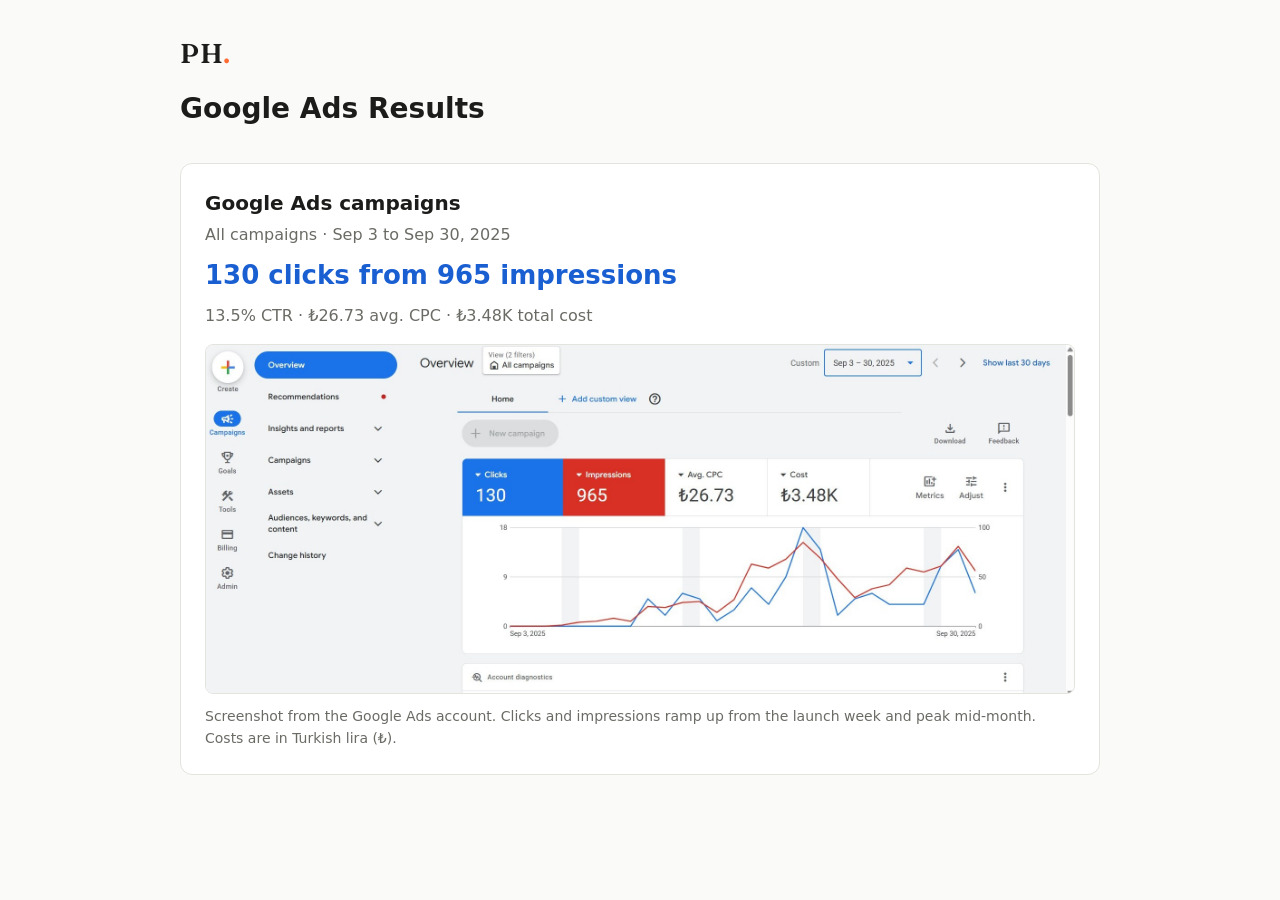
<file: public/audits/google-ads/index.html>
<!DOCTYPE html>
<html lang="en">
<head>
<meta charset="utf-8">
<meta name="robots" content="noindex, nofollow, noarchive, nosnippet">
<meta name="viewport" content="width=device-width, initial-scale=1">
<link rel="icon" href="/favicon.svg" type="image/svg+xml">
<link rel="preconnect" href="https://fonts.googleapis.com">
<link rel="preconnect" href="https://fonts.gstatic.com" crossorigin>
<link href="https://fonts.googleapis.com/css2?family=Fraunces:opsz,wght@9..144,600&display=swap" rel="stylesheet">
<title>Google Ads Results - Pooya P. Hayati</title>
<style>
  :root{--bg:#fafaf8;--card:#fff;--ink:#1c1c1a;--mute:#6b6b66;--line:#e4e4de;--acc:#1a5fd1}
  @media(prefers-color-scheme:dark){:root{--bg:#161615;--card:#1f1f1d;--ink:#eeeee8;--mute:#9a9a92;--line:#33332f;--acc:#6aa3ff}}
  *{box-sizing:border-box}
  body{margin:0;background:var(--bg);color:var(--ink);font:16px/1.55 system-ui,-apple-system,Segoe UI,sans-serif}
  main{max-width:960px;margin:0 auto;padding:40px 20px 64px}
  .logo{display:inline-block;font-family:'Fraunces',Georgia,'Times New Roman',serif;font-weight:600;font-size:1.7rem;line-height:1;letter-spacing:.02em;color:var(--ink);text-decoration:none;margin-bottom:20px}
  .logo span{color:#FF6B35}
  h1{font-size:28px;margin:0 0 32px}
  .sub{color:var(--mute);margin:0 0 32px}
  section{background:var(--card);border:1px solid var(--line);border-radius:12px;padding:24px;margin-bottom:24px}
  h2{font-size:20px;margin:0 0 4px}
  .growth{display:flex;flex-wrap:wrap;gap:8px 20px;align-items:baseline;margin:8px 0 16px}
  .big{font-size:26px;font-weight:700;color:var(--acc)}
  .mult{font-size:16px;color:var(--mute)}
  img{width:100%;height:auto;border:1px solid var(--line);border-radius:8px;display:block}
  .note{color:var(--mute);font-size:14px;margin:12px 0 0}
</style>
</head>
<body>
<main>
  <a class="logo" href="/" aria-label="Pooya P. Hayati, home">PH<span aria-hidden="true">.</span></a>
  <h1>Google Ads Results</h1>

  <section>
    <h2>Google Ads campaigns</h2>
    <p class="sub" style="margin:0">All campaigns &middot; Sep 3 to Sep 30, 2025</p>
    <div class="growth"><span class="big">130 clicks from 965 impressions</span><span class="mult">13.5% CTR &middot; &#8378;26.73 avg. CPC &middot; &#8378;3.48K total cost</span></div>
    <img src="google-ads-overview.jpg" alt="Google Ads overview for all campaigns, Sep 3 to Sep 30, 2025: 130 clicks, 965 impressions, average CPC 26.73 Turkish lira, cost 3.48K Turkish lira, with clicks and impressions trending up over the period">
    <p class="note">Screenshot from the Google Ads account. Clicks and impressions ramp up from the launch week and peak mid-month. Costs are in Turkish lira (&#8378;).</p>
  </section>
</main>
</body>
</html>
</file>
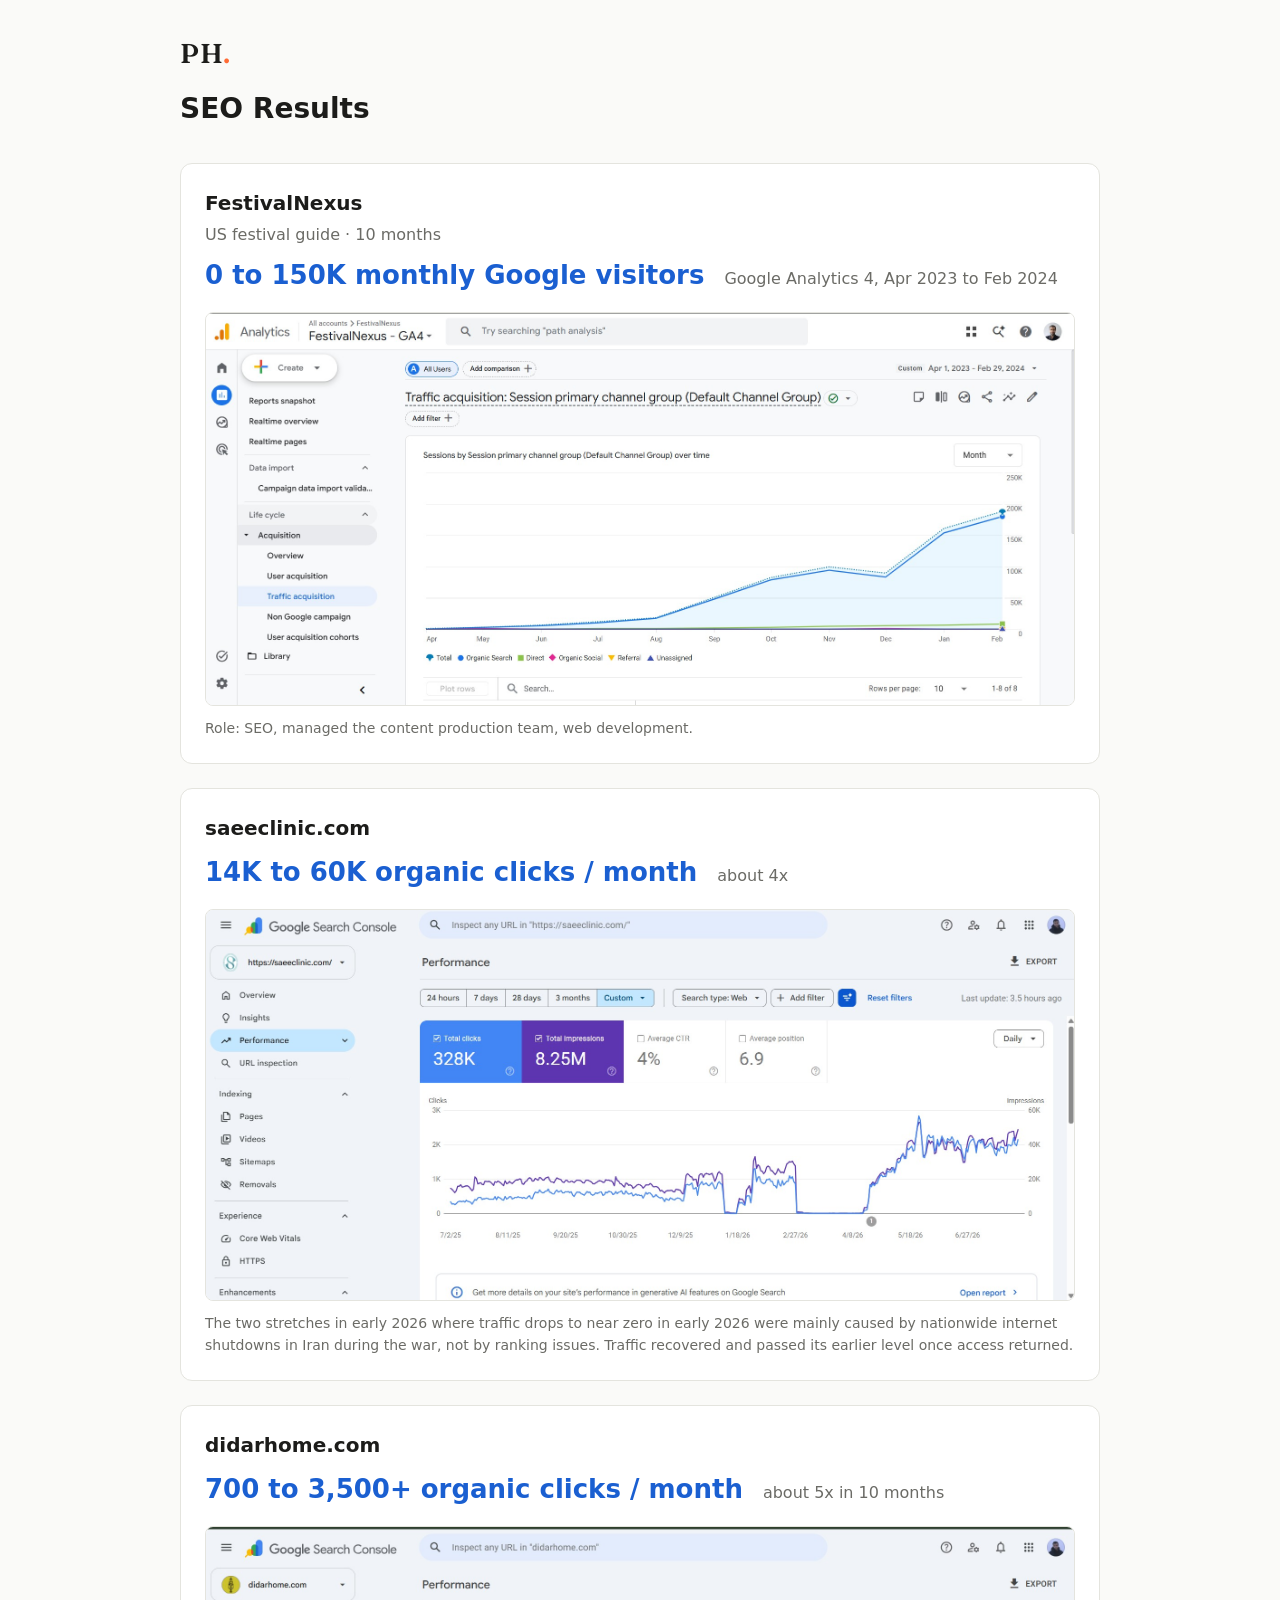
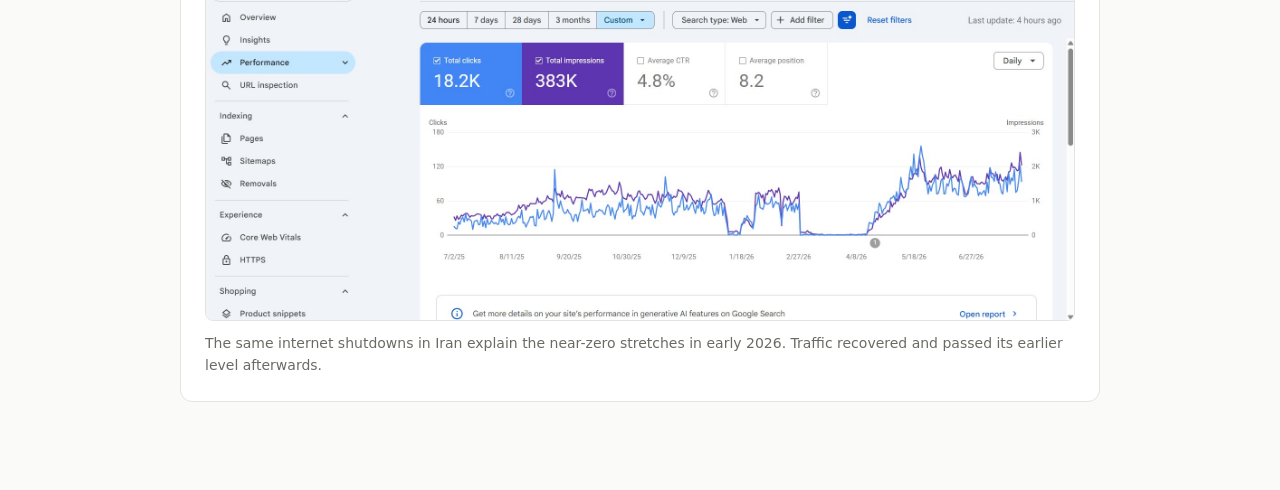
<file: public/audits/seo-results/index.html>
<!DOCTYPE html>
<html lang="en">
<head>
<meta charset="utf-8">
<meta name="robots" content="noindex, nofollow, noarchive, nosnippet">
<meta name="viewport" content="width=device-width, initial-scale=1">
<link rel="icon" href="/favicon.svg" type="image/svg+xml">
<link rel="preconnect" href="https://fonts.googleapis.com">
<link rel="preconnect" href="https://fonts.gstatic.com" crossorigin>
<link href="https://fonts.googleapis.com/css2?family=Fraunces:opsz,wght@9..144,600&display=swap" rel="stylesheet">
<title>SEO Results - Pooya P. Hayati</title>
<style>
  :root{--bg:#fafaf8;--card:#fff;--ink:#1c1c1a;--mute:#6b6b66;--line:#e4e4de;--acc:#1a5fd1}
  @media(prefers-color-scheme:dark){:root{--bg:#161615;--card:#1f1f1d;--ink:#eeeee8;--mute:#9a9a92;--line:#33332f;--acc:#6aa3ff}}
  *{box-sizing:border-box}
  body{margin:0;background:var(--bg);color:var(--ink);font:16px/1.55 system-ui,-apple-system,Segoe UI,sans-serif}
  main{max-width:960px;margin:0 auto;padding:40px 20px 64px}
  .logo{display:inline-block;font-family:'Fraunces',Georgia,'Times New Roman',serif;font-weight:600;font-size:1.7rem;line-height:1;letter-spacing:.02em;color:var(--ink);text-decoration:none;margin-bottom:20px}
  .logo span{color:#FF6B35}
  h1{font-size:28px;margin:0 0 32px}
  .sub{color:var(--mute);margin:0 0 32px}
  section{background:var(--card);border:1px solid var(--line);border-radius:12px;padding:24px;margin-bottom:24px}
  h2{font-size:20px;margin:0 0 4px}
  .growth{display:flex;flex-wrap:wrap;gap:8px 20px;align-items:baseline;margin:8px 0 16px}
  .big{font-size:26px;font-weight:700;color:var(--acc)}
  .mult{font-size:16px;color:var(--mute)}
  img{width:100%;height:auto;border:1px solid var(--line);border-radius:8px;display:block}
  .note{color:var(--mute);font-size:14px;margin:12px 0 0}
</style>
</head>
<body>
<main>
  <a class="logo" href="/" aria-label="Pooya P. Hayati, home">PH<span aria-hidden="true">.</span></a>
  <h1>SEO Results</h1>

  <section>
    <h2>FestivalNexus</h2>
    <p class="sub" style="margin:0">US festival guide &middot; 10 months</p>
    <div class="growth"><span class="big">0 to 150K monthly Google visitors</span><span class="mult">Google Analytics 4, Apr 2023 to Feb 2024</span></div>
    <img src="festivalnexus.jpg" alt="Google Analytics 4 traffic acquisition for FestivalNexus showing organic search sessions growing from 0 to about 150K per month, April 2023 to February 2024">
    <p class="note">Role: SEO, managed the content production team, web development.</p>
  </section>

  <section>
    <h2>saeeclinic.com</h2>
    <div class="growth"><span class="big">14K to 60K organic clicks / month</span><span class="mult">about 4x</span></div>
    <img src="saeeclinic.jpg" alt="Search Console performance for saeeclinic.com showing clicks and impressions, July 2025 to July 2026">
    <p class="note">The two stretches in early 2026 where traffic drops to near zero in early 2026 were mainly caused by nationwide internet shutdowns in Iran during the war, not by ranking issues. Traffic recovered and passed its earlier level once access returned.</p>
  </section>

  <section>
    <h2>didarhome.com</h2>
    <div class="growth"><span class="big">700 to 3,500+ organic clicks / month</span><span class="mult">about 5x in 10 months</span></div>
    <img src="didarhome.jpg" alt="Search Console performance for didarhome.com showing clicks and impressions, July 2025 to July 2026">
    <p class="note">The same internet shutdowns in Iran explain the near-zero stretches in early 2026. Traffic recovered and passed its earlier level afterwards.</p>
  </section>
</main>
</body>
</html>
</file>
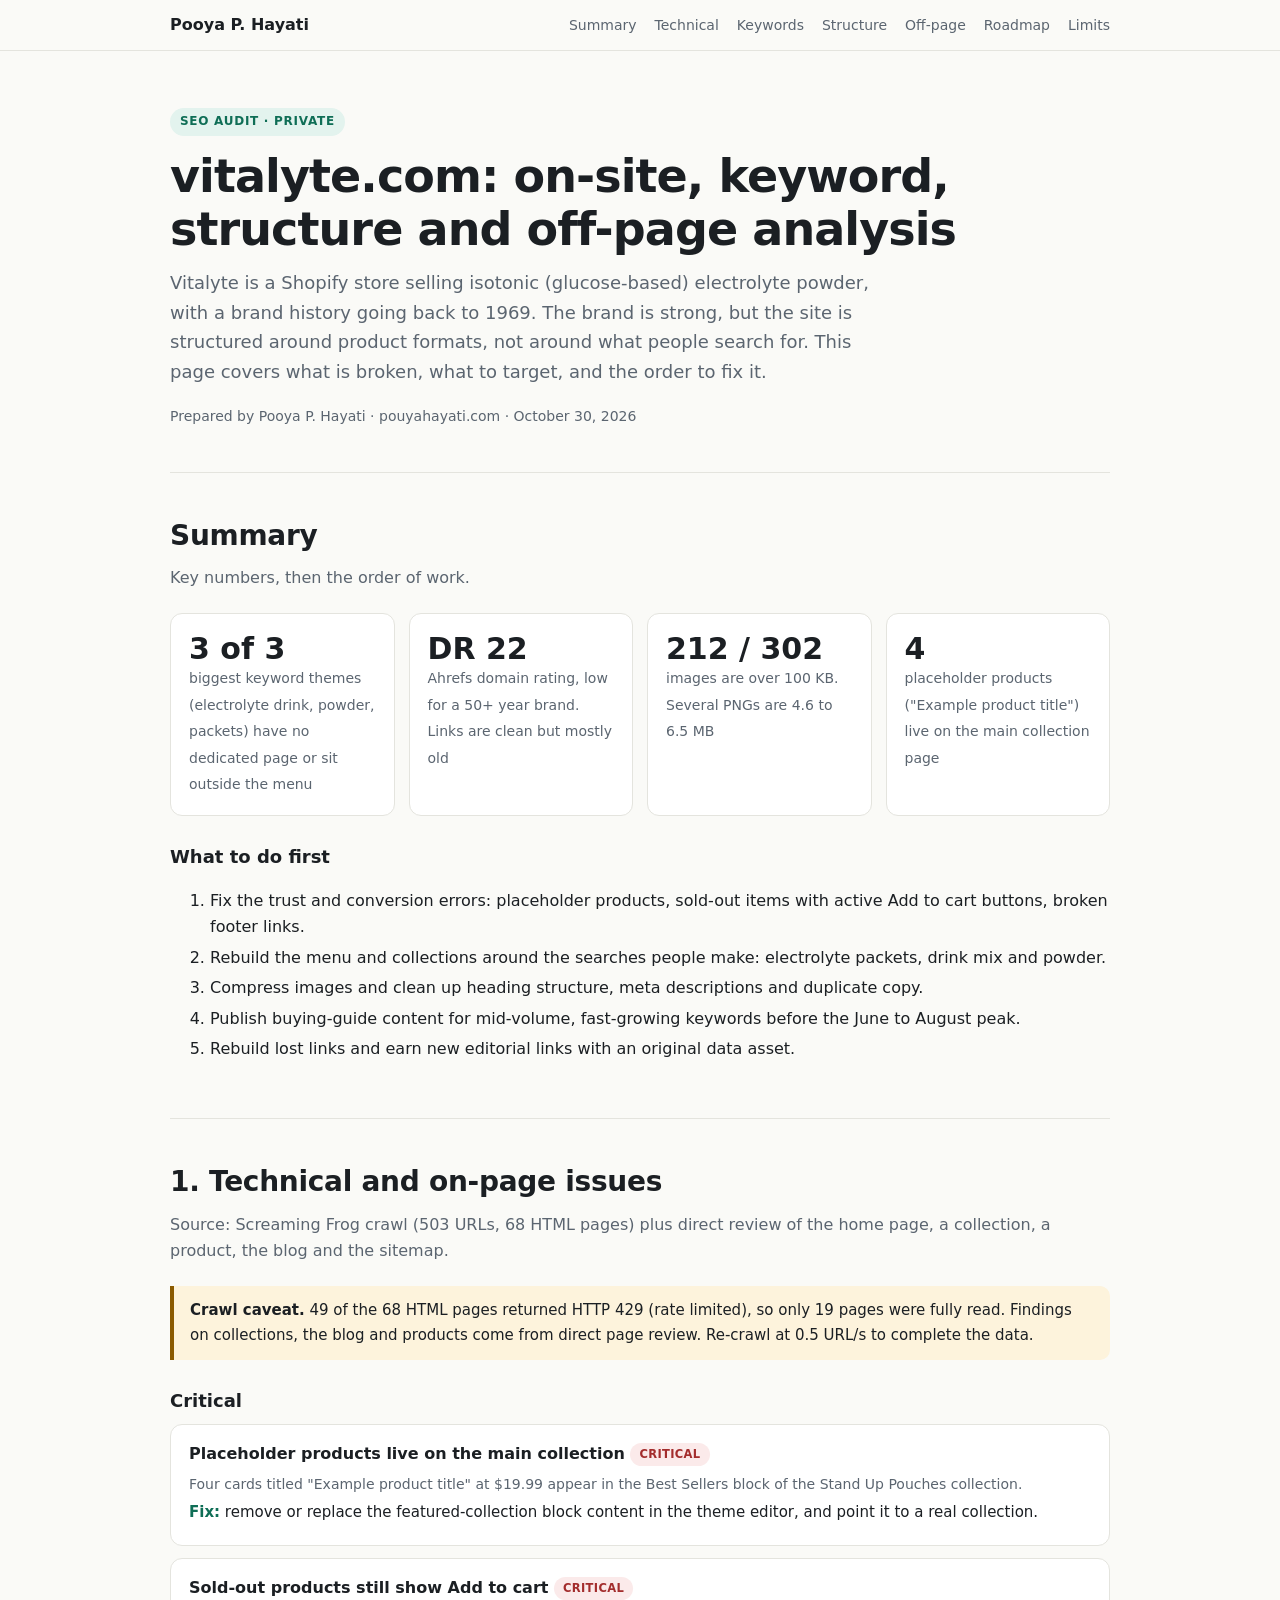
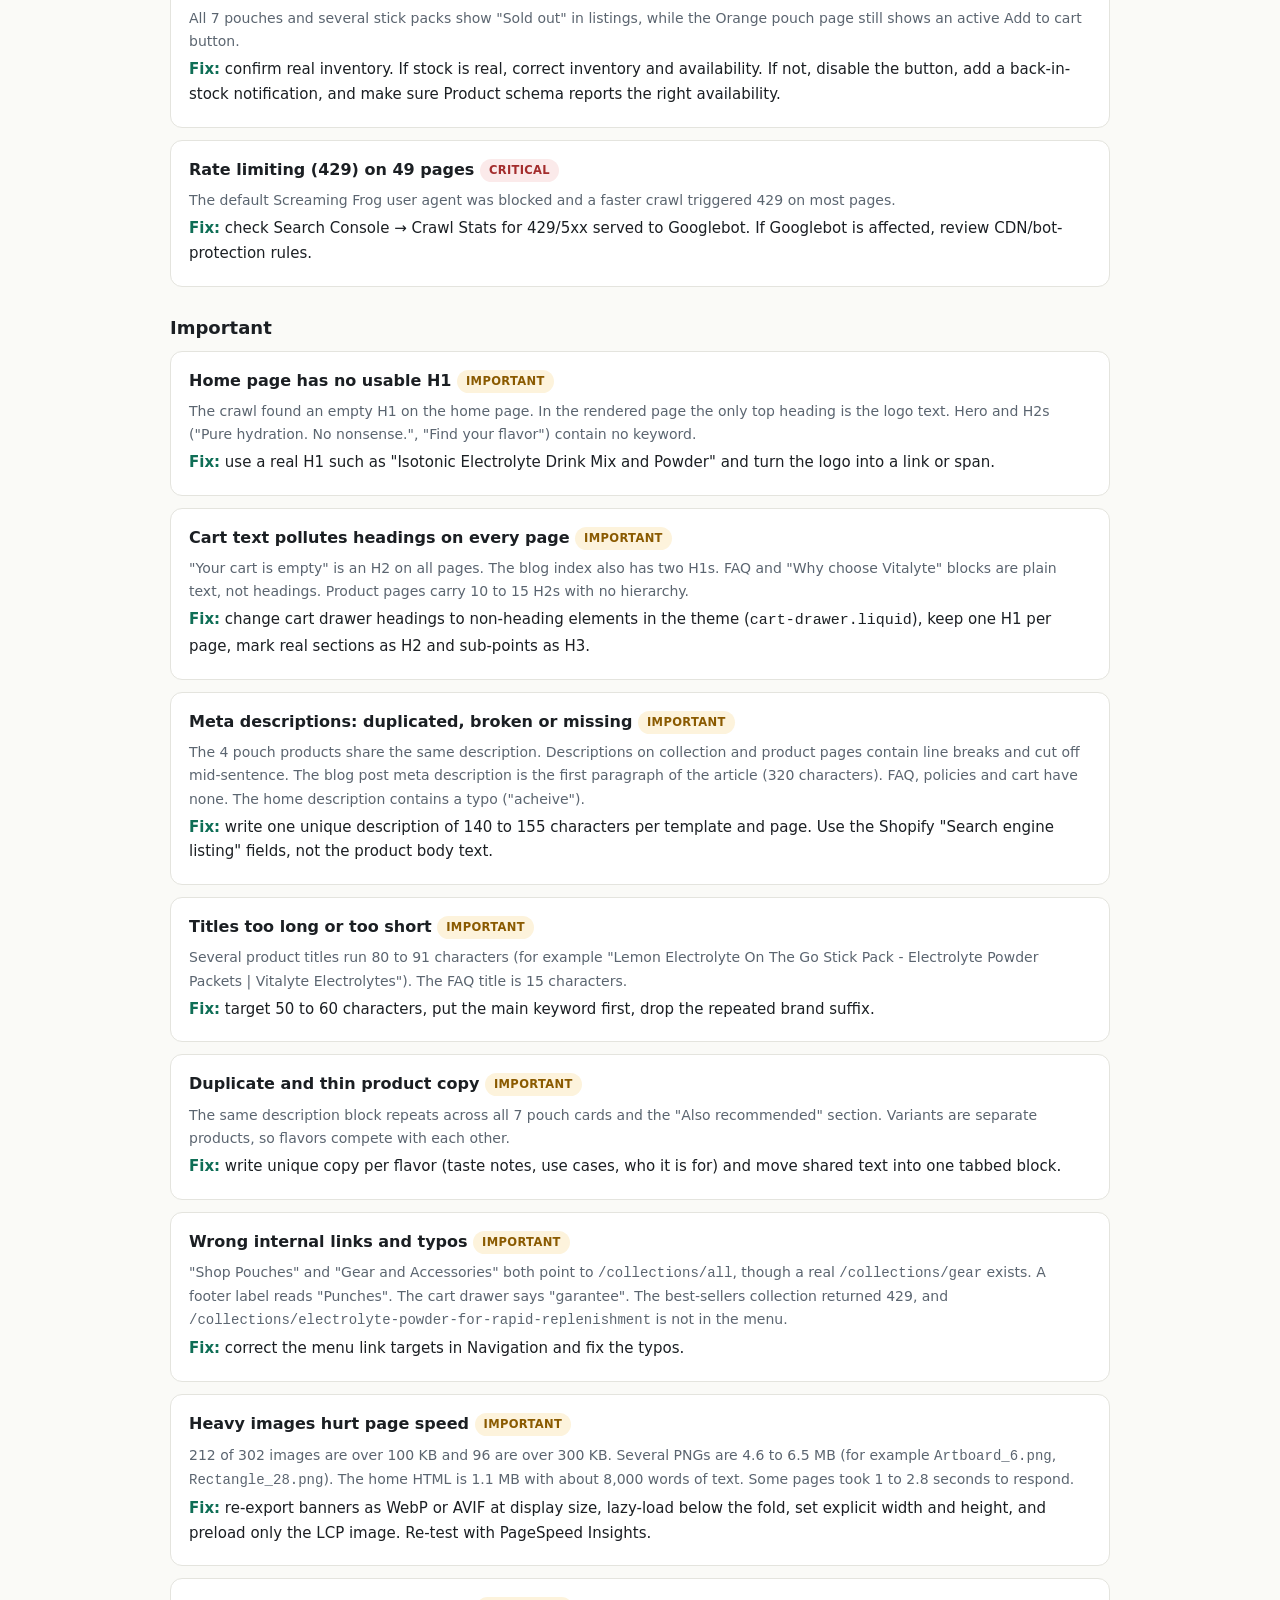
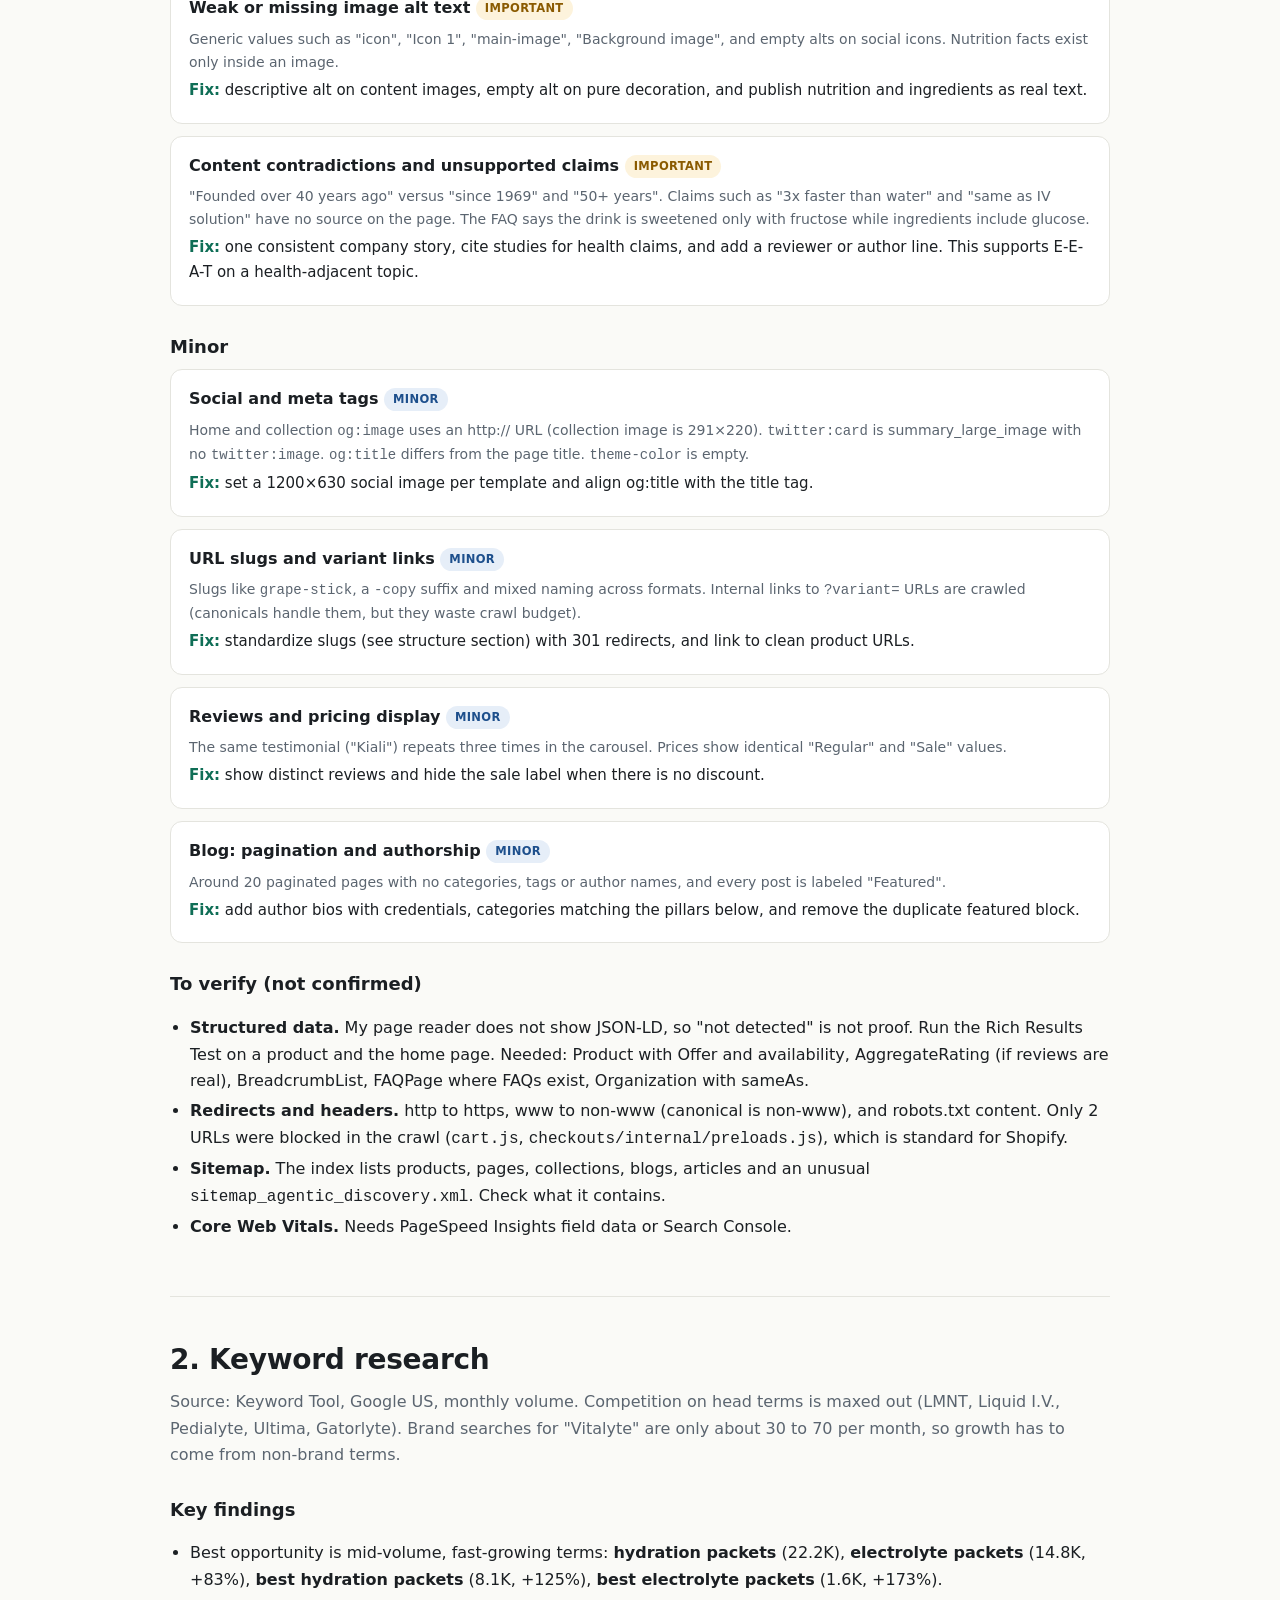
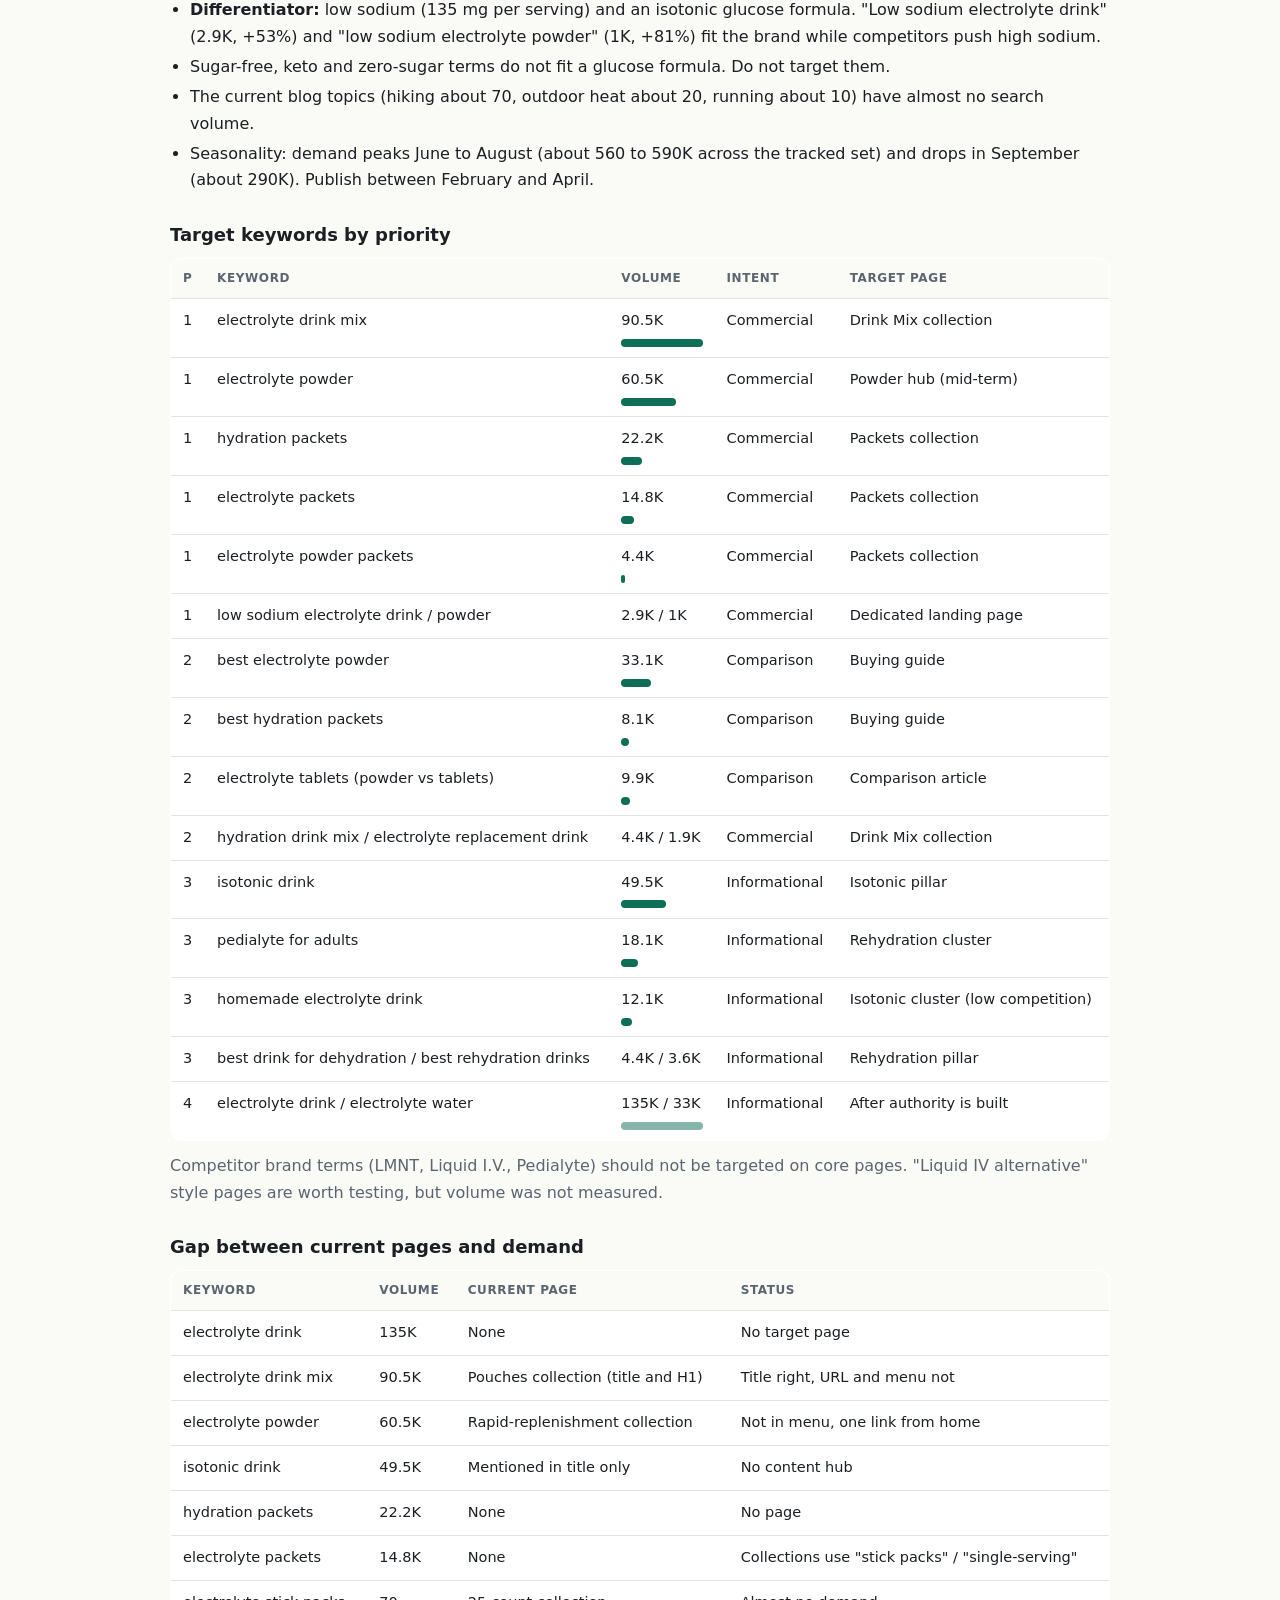
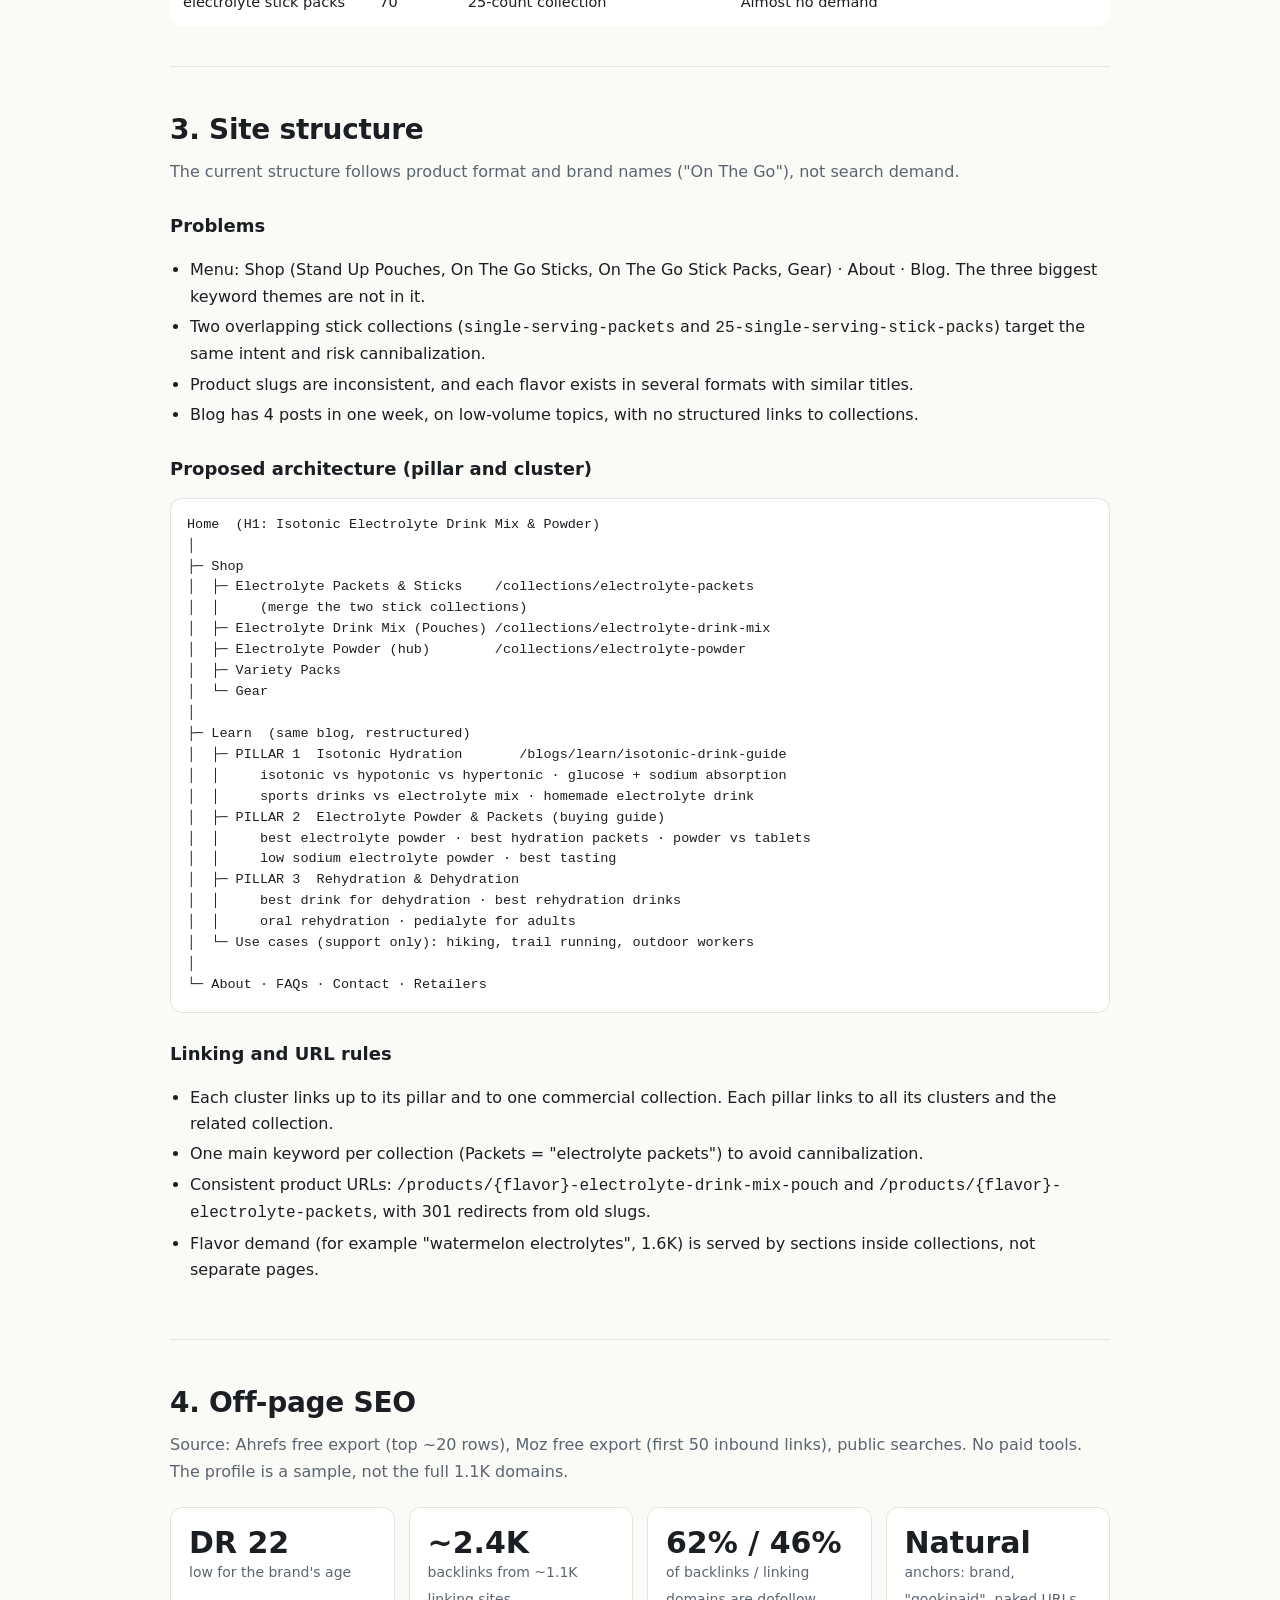
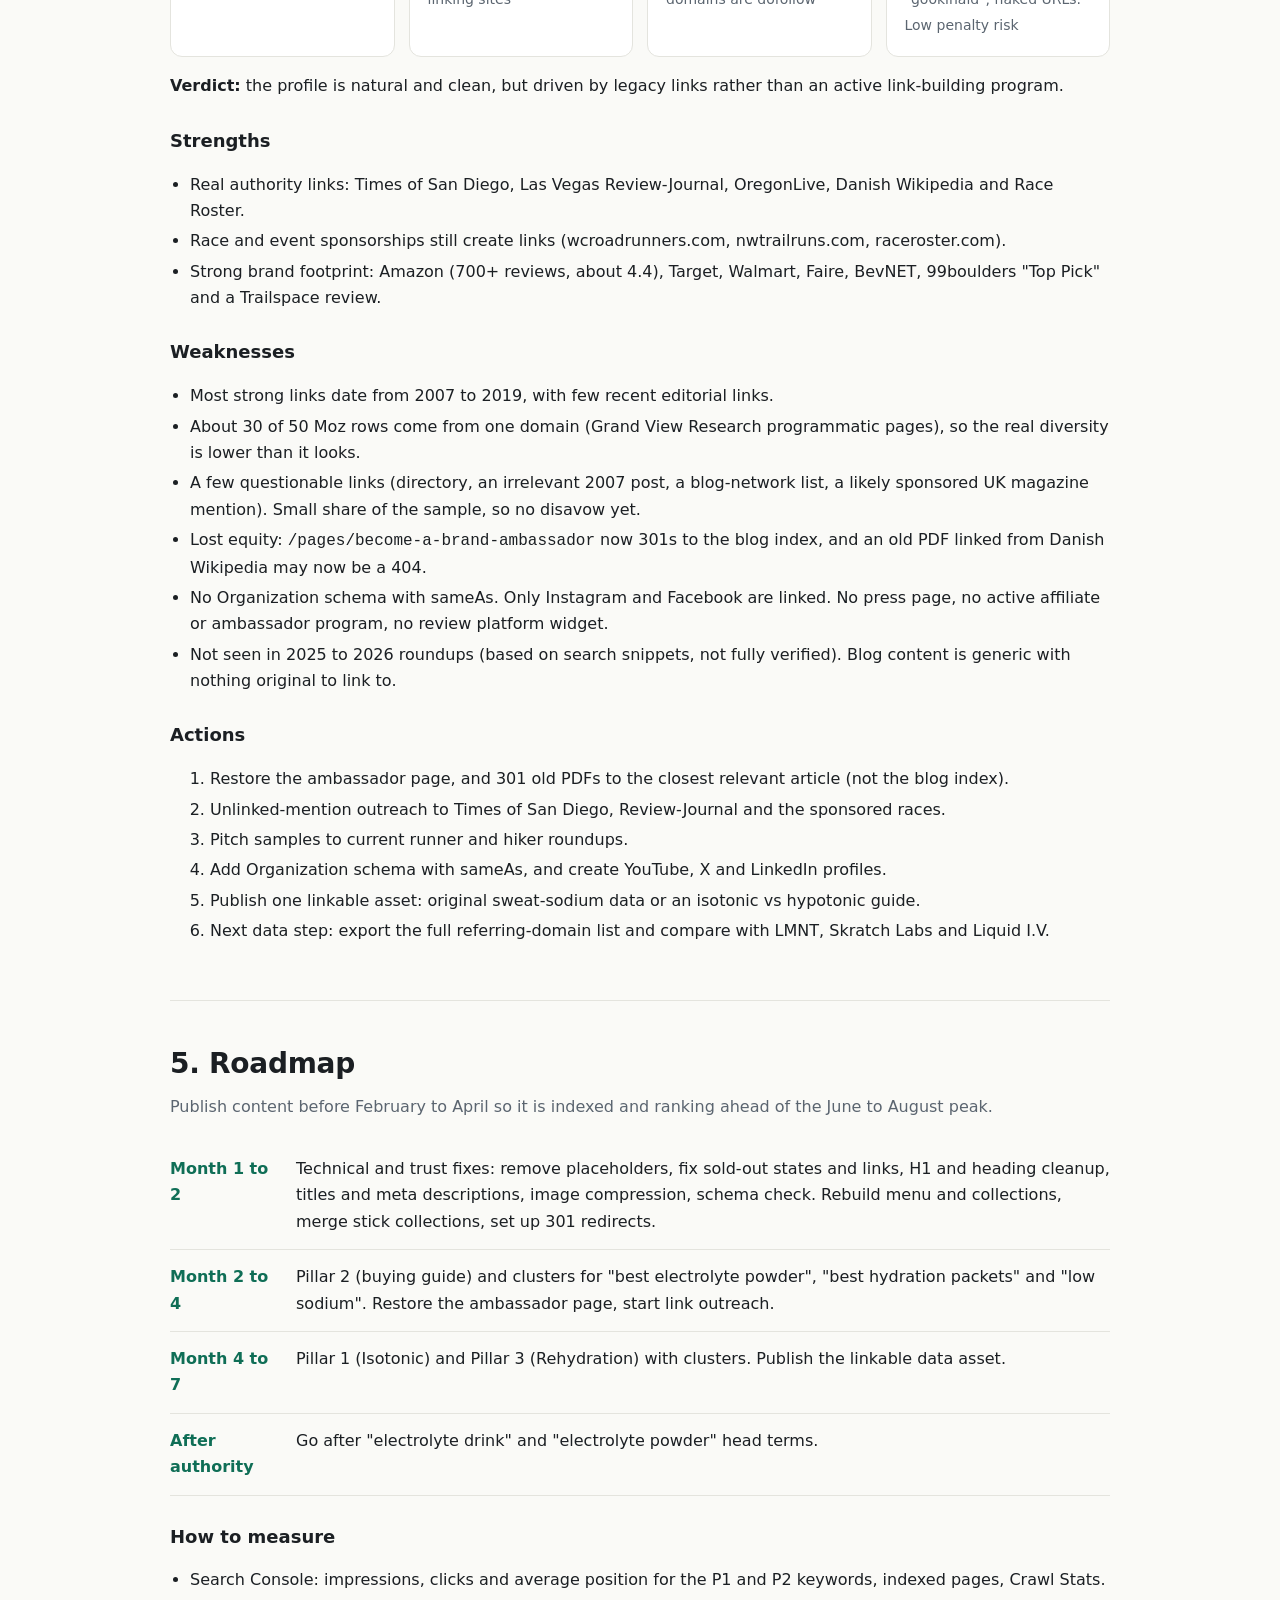
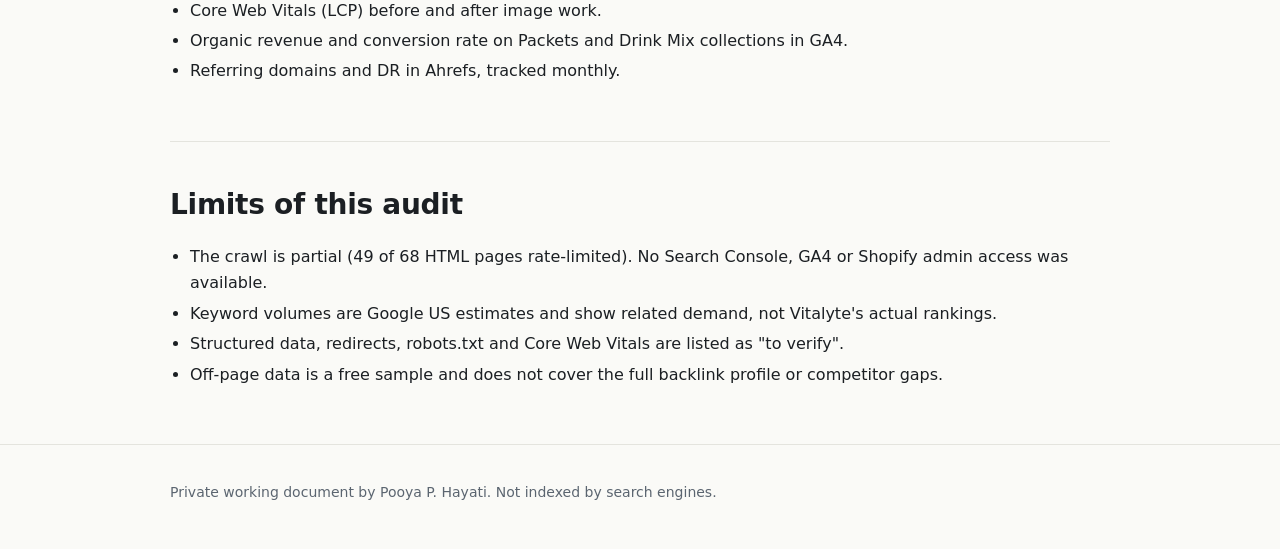
<file: public/audits/vitalyte/index.html>
<!DOCTYPE html>
<html lang="en">
<head>
<meta charset="utf-8">
<meta name="viewport" content="width=device-width, initial-scale=1">
<title>Vitalyte.com SEO Audit | Pooya P. Hayati</title>
<meta name="robots" content="noindex, nofollow, noarchive, nosnippet">
<meta name="googlebot" content="noindex, nofollow">
<meta name="bingbot" content="noindex, nofollow">
<meta name="description" content="Private SEO audit of vitalyte.com.">
<style>
:root{--bg:#fafaf7;--card:#fff;--ink:#1b1f23;--mute:#5b6570;--line:#e4e4de;--acc:#0f6e56;--accbg:#e3f3ee;--red:#a32d2d;--redbg:#fbeaea;--amb:#8a5a00;--ambbg:#fdf3dc;--blu:#1d4f8c;--blubg:#e6eef8}
@media(prefers-color-scheme:dark){:root{--bg:#14171a;--card:#1c2024;--ink:#eceae4;--mute:#9aa3ad;--line:#2d3339;--acc:#5fd0b0;--accbg:#12332b;--red:#f09595;--redbg:#3a1c1c;--amb:#f0c060;--ambbg:#3a2d10;--blu:#8ab8f0;--blubg:#16283f}}
*{box-sizing:border-box}
html{scroll-behavior:smooth}
body{margin:0;background:var(--bg);color:var(--ink);font:16px/1.65 system-ui,-apple-system,"Segoe UI",Roboto,sans-serif}
.wrap{max-width:980px;margin:0 auto;padding:0 20px}
header.top{border-bottom:1px solid var(--line);position:sticky;top:0;background:var(--bg);z-index:5}
header.top .wrap{display:flex;gap:18px;align-items:center;overflow-x:auto;padding-top:12px;padding-bottom:12px;white-space:nowrap}
header.top b{margin-right:auto}
header.top a{color:var(--mute);text-decoration:none;font-size:14px}
header.top a:hover{color:var(--acc)}
.hero{padding:56px 0 30px}
.tag{display:inline-block;font-size:12px;letter-spacing:.06em;text-transform:uppercase;background:var(--accbg);color:var(--acc);padding:4px 10px;border-radius:99px;font-weight:600}
h1{font-size:clamp(30px,5vw,46px);line-height:1.15;margin:14px 0 12px;letter-spacing:-.02em}
.lead{font-size:18px;color:var(--mute);max-width:720px;margin:0}
.meta{margin-top:18px;font-size:14px;color:var(--mute)}
h2{font-size:28px;margin:0 0 6px;letter-spacing:-.01em}
h3{font-size:18px;margin:26px 0 8px}
section{padding:40px 0;border-top:1px solid var(--line)}
.sub{color:var(--mute);margin:0 0 22px}
.grid{display:grid;gap:14px}
.g4{grid-template-columns:repeat(auto-fit,minmax(210px,1fr))}
.g2{grid-template-columns:repeat(auto-fit,minmax(300px,1fr))}
.card{background:var(--card);border:1px solid var(--line);border-radius:12px;padding:18px}
.stat b{display:block;font-size:30px;line-height:1.1}
.stat span{color:var(--mute);font-size:14px}
.pill{display:inline-block;font-size:11.5px;font-weight:700;padding:2px 9px;border-radius:99px;letter-spacing:.03em;vertical-align:middle}
.crit{background:var(--redbg);color:var(--red)}.imp{background:var(--ambbg);color:var(--amb)}.min{background:var(--blubg);color:var(--blu)}.ok{background:var(--accbg);color:var(--acc)}
.issue{background:var(--card);border:1px solid var(--line);border-radius:12px;padding:16px 18px;margin-bottom:12px}
.issue h4{margin:0 0 6px;font-size:16px}
.issue p{margin:4px 0;font-size:15px}
.issue .fix{color:var(--ink)}.issue .fix b{color:var(--acc)}
.issue .ev{color:var(--mute);font-size:14px}
table{width:100%;border-collapse:collapse;background:var(--card);border:1px solid var(--line);border-radius:12px;overflow:hidden;font-size:14.5px}
th,td{text-align:left;padding:10px 12px;border-bottom:1px solid var(--line);vertical-align:top}
th{font-size:12px;text-transform:uppercase;letter-spacing:.05em;color:var(--mute);background:var(--bg)}
tr:last-child td{border-bottom:0}
.tw{overflow-x:auto}
.bar{height:8px;border-radius:4px;background:var(--acc);min-width:3px;margin-top:6px}
pre{background:var(--card);border:1px solid var(--line);border-radius:12px;padding:16px;overflow-x:auto;font-size:13.5px;line-height:1.55}
ul{padding-left:20px}li{margin:4px 0}
.note{border-left:4px solid var(--amb);background:var(--ambbg);padding:12px 16px;border-radius:0 10px 10px 0;font-size:15px;margin:18px 0}
.step{display:grid;grid-template-columns:110px 1fr;gap:16px;padding:14px 0;border-bottom:1px solid var(--line)}
.step:last-child{border:0}.step b{color:var(--acc)}
footer{padding:36px 0 60px;color:var(--mute);font-size:14px;border-top:1px solid var(--line)}
@media(max-width:560px){.step{grid-template-columns:1fr;gap:4px}}
@media print{header.top{display:none}section{break-inside:avoid}}
</style>
</head>
<body>
<header class="top"><div class="wrap">
<b>Pooya P. Hayati</b>
<a href="#summary">Summary</a><a href="#technical">Technical</a><a href="#keywords">Keywords</a><a href="#structure">Structure</a><a href="#offpage">Off-page</a><a href="#roadmap">Roadmap</a><a href="#limits">Limits</a>
</div></header>

<main class="wrap">
<div class="hero">
<span class="tag">SEO audit · private</span>
<h1>vitalyte.com: on-site, keyword, structure and off-page analysis</h1>
<p class="lead">Vitalyte is a Shopify store selling isotonic (glucose-based) electrolyte powder, with a brand history going back to 1969. The brand is strong, but the site is structured around product formats, not around what people search for. This page covers what is broken, what to target, and the order to fix it.</p>
<p class="meta">Prepared by Pooya P. Hayati · pouyahayati.com · October 30, 2026</p>
</div>

<section id="summary">
<h2>Summary</h2>
<p class="sub">Key numbers, then the order of work.</p>
<div class="grid g4">
<div class="card stat"><b>3 of 3</b><span>biggest keyword themes (electrolyte drink, powder, packets) have no dedicated page or sit outside the menu</span></div>
<div class="card stat"><b>DR 22</b><span>Ahrefs domain rating, low for a 50+ year brand. Links are clean but mostly old</span></div>
<div class="card stat"><b>212 / 302</b><span>images are over 100 KB. Several PNGs are 4.6 to 6.5 MB</span></div>
<div class="card stat"><b>4</b><span>placeholder products ("Example product title") live on the main collection page</span></div>
</div>
<h3>What to do first</h3>
<ol>
<li>Fix the trust and conversion errors: placeholder products, sold-out items with active Add to cart buttons, broken footer links.</li>
<li>Rebuild the menu and collections around the searches people make: electrolyte packets, drink mix and powder.</li>
<li>Compress images and clean up heading structure, meta descriptions and duplicate copy.</li>
<li>Publish buying-guide content for mid-volume, fast-growing keywords before the June to August peak.</li>
<li>Rebuild lost links and earn new editorial links with an original data asset.</li>
</ol>
</section>

<section id="technical">
<h2>1. Technical and on-page issues</h2>
<p class="sub">Source: Screaming Frog crawl (503 URLs, 68 HTML pages) plus direct review of the home page, a collection, a product, the blog and the sitemap.</p>
<div class="note"><b>Crawl caveat.</b> 49 of the 68 HTML pages returned HTTP 429 (rate limited), so only 19 pages were fully read. Findings on collections, the blog and products come from direct page review. Re-crawl at 0.5 URL/s to complete the data.</div>

<h3>Critical</h3>
<div class="issue"><h4>Placeholder products live on the main collection <span class="pill crit">CRITICAL</span></h4>
<p class="ev">Four cards titled "Example product title" at $19.99 appear in the Best Sellers block of the Stand Up Pouches collection.</p>
<p class="fix"><b>Fix:</b> remove or replace the featured-collection block content in the theme editor, and point it to a real collection.</p></div>
<div class="issue"><h4>Sold-out products still show Add to cart <span class="pill crit">CRITICAL</span></h4>
<p class="ev">All 7 pouches and several stick packs show "Sold out" in listings, while the Orange pouch page still shows an active Add to cart button.</p>
<p class="fix"><b>Fix:</b> confirm real inventory. If stock is real, correct inventory and availability. If not, disable the button, add a back-in-stock notification, and make sure Product schema reports the right availability.</p></div>
<div class="issue"><h4>Rate limiting (429) on 49 pages <span class="pill crit">CRITICAL</span></h4>
<p class="ev">The default Screaming Frog user agent was blocked and a faster crawl triggered 429 on most pages.</p>
<p class="fix"><b>Fix:</b> check Search Console → Crawl Stats for 429/5xx served to Googlebot. If Googlebot is affected, review CDN/bot-protection rules.</p></div>

<h3>Important</h3>
<div class="issue"><h4>Home page has no usable H1 <span class="pill imp">IMPORTANT</span></h4>
<p class="ev">The crawl found an empty H1 on the home page. In the rendered page the only top heading is the logo text. Hero and H2s ("Pure hydration. No nonsense.", "Find your flavor") contain no keyword.</p>
<p class="fix"><b>Fix:</b> use a real H1 such as "Isotonic Electrolyte Drink Mix and Powder" and turn the logo into a link or span.</p></div>
<div class="issue"><h4>Cart text pollutes headings on every page <span class="pill imp">IMPORTANT</span></h4>
<p class="ev">"Your cart is empty" is an H2 on all pages. The blog index also has two H1s. FAQ and "Why choose Vitalyte" blocks are plain text, not headings. Product pages carry 10 to 15 H2s with no hierarchy.</p>
<p class="fix"><b>Fix:</b> change cart drawer headings to non-heading elements in the theme (<code>cart-drawer.liquid</code>), keep one H1 per page, mark real sections as H2 and sub-points as H3.</p></div>
<div class="issue"><h4>Meta descriptions: duplicated, broken or missing <span class="pill imp">IMPORTANT</span></h4>
<p class="ev">The 4 pouch products share the same description. Descriptions on collection and product pages contain line breaks and cut off mid-sentence. The blog post meta description is the first paragraph of the article (320 characters). FAQ, policies and cart have none. The home description contains a typo ("acheive").</p>
<p class="fix"><b>Fix:</b> write one unique description of 140 to 155 characters per template and page. Use the Shopify "Search engine listing" fields, not the product body text.</p></div>
<div class="issue"><h4>Titles too long or too short <span class="pill imp">IMPORTANT</span></h4>
<p class="ev">Several product titles run 80 to 91 characters (for example "Lemon Electrolyte On The Go Stick Pack - Electrolyte Powder Packets | Vitalyte Electrolytes"). The FAQ title is 15 characters.</p>
<p class="fix"><b>Fix:</b> target 50 to 60 characters, put the main keyword first, drop the repeated brand suffix.</p></div>
<div class="issue"><h4>Duplicate and thin product copy <span class="pill imp">IMPORTANT</span></h4>
<p class="ev">The same description block repeats across all 7 pouch cards and the "Also recommended" section. Variants are separate products, so flavors compete with each other.</p>
<p class="fix"><b>Fix:</b> write unique copy per flavor (taste notes, use cases, who it is for) and move shared text into one tabbed block.</p></div>
<div class="issue"><h4>Wrong internal links and typos <span class="pill imp">IMPORTANT</span></h4>
<p class="ev">"Shop Pouches" and "Gear and Accessories" both point to <code>/collections/all</code>, though a real <code>/collections/gear</code> exists. A footer label reads "Punches". The cart drawer says "garantee". The best-sellers collection returned 429, and <code>/collections/electrolyte-powder-for-rapid-replenishment</code> is not in the menu.</p>
<p class="fix"><b>Fix:</b> correct the menu link targets in Navigation and fix the typos.</p></div>
<div class="issue"><h4>Heavy images hurt page speed <span class="pill imp">IMPORTANT</span></h4>
<p class="ev">212 of 302 images are over 100 KB and 96 are over 300 KB. Several PNGs are 4.6 to 6.5 MB (for example <code>Artboard_6.png</code>, <code>Rectangle_28.png</code>). The home HTML is 1.1 MB with about 8,000 words of text. Some pages took 1 to 2.8 seconds to respond.</p>
<p class="fix"><b>Fix:</b> re-export banners as WebP or AVIF at display size, lazy-load below the fold, set explicit width and height, and preload only the LCP image. Re-test with PageSpeed Insights.</p></div>
<div class="issue"><h4>Weak or missing image alt text <span class="pill imp">IMPORTANT</span></h4>
<p class="ev">Generic values such as "icon", "Icon 1", "main-image", "Background image", and empty alts on social icons. Nutrition facts exist only inside an image.</p>
<p class="fix"><b>Fix:</b> descriptive alt on content images, empty alt on pure decoration, and publish nutrition and ingredients as real text.</p></div>
<div class="issue"><h4>Content contradictions and unsupported claims <span class="pill imp">IMPORTANT</span></h4>
<p class="ev">"Founded over 40 years ago" versus "since 1969" and "50+ years". Claims such as "3x faster than water" and "same as IV solution" have no source on the page. The FAQ says the drink is sweetened only with fructose while ingredients include glucose.</p>
<p class="fix"><b>Fix:</b> one consistent company story, cite studies for health claims, and add a reviewer or author line. This supports E-E-A-T on a health-adjacent topic.</p></div>

<h3>Minor</h3>
<div class="issue"><h4>Social and meta tags <span class="pill min">MINOR</span></h4>
<p class="ev">Home and collection <code>og:image</code> uses an http:// URL (collection image is 291×220). <code>twitter:card</code> is summary_large_image with no <code>twitter:image</code>. <code>og:title</code> differs from the page title. <code>theme-color</code> is empty.</p>
<p class="fix"><b>Fix:</b> set a 1200×630 social image per template and align og:title with the title tag.</p></div>
<div class="issue"><h4>URL slugs and variant links <span class="pill min">MINOR</span></h4>
<p class="ev">Slugs like <code>grape-stick</code>, a <code>-copy</code> suffix and mixed naming across formats. Internal links to <code>?variant=</code> URLs are crawled (canonicals handle them, but they waste crawl budget).</p>
<p class="fix"><b>Fix:</b> standardize slugs (see structure section) with 301 redirects, and link to clean product URLs.</p></div>
<div class="issue"><h4>Reviews and pricing display <span class="pill min">MINOR</span></h4>
<p class="ev">The same testimonial ("Kiali") repeats three times in the carousel. Prices show identical "Regular" and "Sale" values.</p>
<p class="fix"><b>Fix:</b> show distinct reviews and hide the sale label when there is no discount.</p></div>
<div class="issue"><h4>Blog: pagination and authorship <span class="pill min">MINOR</span></h4>
<p class="ev">Around 20 paginated pages with no categories, tags or author names, and every post is labeled "Featured".</p>
<p class="fix"><b>Fix:</b> add author bios with credentials, categories matching the pillars below, and remove the duplicate featured block.</p></div>

<h3>To verify (not confirmed)</h3>
<ul>
<li><b>Structured data.</b> My page reader does not show JSON-LD, so "not detected" is not proof. Run the Rich Results Test on a product and the home page. Needed: Product with Offer and availability, AggregateRating (if reviews are real), BreadcrumbList, FAQPage where FAQs exist, Organization with sameAs.</li>
<li><b>Redirects and headers.</b> http to https, www to non-www (canonical is non-www), and robots.txt content. Only 2 URLs were blocked in the crawl (<code>cart.js</code>, <code>checkouts/internal/preloads.js</code>), which is standard for Shopify.</li>
<li><b>Sitemap.</b> The index lists products, pages, collections, blogs, articles and an unusual <code>sitemap_agentic_discovery.xml</code>. Check what it contains.</li>
<li><b>Core Web Vitals.</b> Needs PageSpeed Insights field data or Search Console.</li>
</ul>
</section>

<section id="keywords">
<h2>2. Keyword research</h2>
<p class="sub">Source: Keyword Tool, Google US, monthly volume. Competition on head terms is maxed out (LMNT, Liquid I.V., Pedialyte, Ultima, Gatorlyte). Brand searches for "Vitalyte" are only about 30 to 70 per month, so growth has to come from non-brand terms.</p>

<h3>Key findings</h3>
<ul>
<li>Best opportunity is mid-volume, fast-growing terms: <b>hydration packets</b> (22.2K), <b>electrolyte packets</b> (14.8K, +83%), <b>best hydration packets</b> (8.1K, +125%), <b>best electrolyte packets</b> (1.6K, +173%).</li>
<li><b>Differentiator:</b> low sodium (135 mg per serving) and an isotonic glucose formula. "Low sodium electrolyte drink" (2.9K, +53%) and "low sodium electrolyte powder" (1K, +81%) fit the brand while competitors push high sodium.</li>
<li>Sugar-free, keto and zero-sugar terms do not fit a glucose formula. Do not target them.</li>
<li>The current blog topics (hiking about 70, outdoor heat about 20, running about 10) have almost no search volume.</li>
<li>Seasonality: demand peaks June to August (about 560 to 590K across the tracked set) and drops in September (about 290K). Publish between February and April.</li>
</ul>

<h3>Target keywords by priority</h3>
<div class="tw"><table>
<thead><tr><th>P</th><th>Keyword</th><th>Volume</th><th>Intent</th><th>Target page</th></tr></thead>
<tbody>
<tr><td>1</td><td>electrolyte drink mix</td><td>90.5K<div class="bar" style="width:100%"></div></td><td>Commercial</td><td>Drink Mix collection</td></tr>
<tr><td>1</td><td>electrolyte powder</td><td>60.5K<div class="bar" style="width:67%"></div></td><td>Commercial</td><td>Powder hub (mid-term)</td></tr>
<tr><td>1</td><td>hydration packets</td><td>22.2K<div class="bar" style="width:25%"></div></td><td>Commercial</td><td>Packets collection</td></tr>
<tr><td>1</td><td>electrolyte packets</td><td>14.8K<div class="bar" style="width:16%"></div></td><td>Commercial</td><td>Packets collection</td></tr>
<tr><td>1</td><td>electrolyte powder packets</td><td>4.4K<div class="bar" style="width:5%"></div></td><td>Commercial</td><td>Packets collection</td></tr>
<tr><td>1</td><td>low sodium electrolyte drink / powder</td><td>2.9K / 1K</td><td>Commercial</td><td>Dedicated landing page</td></tr>
<tr><td>2</td><td>best electrolyte powder</td><td>33.1K<div class="bar" style="width:37%"></div></td><td>Comparison</td><td>Buying guide</td></tr>
<tr><td>2</td><td>best hydration packets</td><td>8.1K<div class="bar" style="width:9%"></div></td><td>Comparison</td><td>Buying guide</td></tr>
<tr><td>2</td><td>electrolyte tablets (powder vs tablets)</td><td>9.9K<div class="bar" style="width:11%"></div></td><td>Comparison</td><td>Comparison article</td></tr>
<tr><td>2</td><td>hydration drink mix / electrolyte replacement drink</td><td>4.4K / 1.9K</td><td>Commercial</td><td>Drink Mix collection</td></tr>
<tr><td>3</td><td>isotonic drink</td><td>49.5K<div class="bar" style="width:55%"></div></td><td>Informational</td><td>Isotonic pillar</td></tr>
<tr><td>3</td><td>pedialyte for adults</td><td>18.1K<div class="bar" style="width:20%"></div></td><td>Informational</td><td>Rehydration cluster</td></tr>
<tr><td>3</td><td>homemade electrolyte drink</td><td>12.1K<div class="bar" style="width:13%"></div></td><td>Informational</td><td>Isotonic cluster (low competition)</td></tr>
<tr><td>3</td><td>best drink for dehydration / best rehydration drinks</td><td>4.4K / 3.6K</td><td>Informational</td><td>Rehydration pillar</td></tr>
<tr><td>4</td><td>electrolyte drink / electrolyte water</td><td>135K / 33K<div class="bar" style="width:100%;opacity:.5"></div></td><td>Informational</td><td>After authority is built</td></tr>
</tbody></table></div>
<p class="sub" style="margin-top:12px">Competitor brand terms (LMNT, Liquid I.V., Pedialyte) should not be targeted on core pages. "Liquid IV alternative" style pages are worth testing, but volume was not measured.</p>

<h3>Gap between current pages and demand</h3>
<div class="tw"><table>
<thead><tr><th>Keyword</th><th>Volume</th><th>Current page</th><th>Status</th></tr></thead>
<tbody>
<tr><td>electrolyte drink</td><td>135K</td><td>None</td><td>No target page</td></tr>
<tr><td>electrolyte drink mix</td><td>90.5K</td><td>Pouches collection (title and H1)</td><td>Title right, URL and menu not</td></tr>
<tr><td>electrolyte powder</td><td>60.5K</td><td>Rapid-replenishment collection</td><td>Not in menu, one link from home</td></tr>
<tr><td>isotonic drink</td><td>49.5K</td><td>Mentioned in title only</td><td>No content hub</td></tr>
<tr><td>hydration packets</td><td>22.2K</td><td>None</td><td>No page</td></tr>
<tr><td>electrolyte packets</td><td>14.8K</td><td>None</td><td>Collections use "stick packs" / "single-serving"</td></tr>
<tr><td>electrolyte stick packs</td><td>70</td><td>25-count collection</td><td>Almost no demand</td></tr>
</tbody></table></div>
</section>

<section id="structure">
<h2>3. Site structure</h2>
<p class="sub">The current structure follows product format and brand names ("On The Go"), not search demand.</p>
<h3>Problems</h3>
<ul>
<li>Menu: Shop (Stand Up Pouches, On The Go Sticks, On The Go Stick Packs, Gear) · About · Blog. The three biggest keyword themes are not in it.</li>
<li>Two overlapping stick collections (<code>single-serving-packets</code> and <code>25-single-serving-stick-packs</code>) target the same intent and risk cannibalization.</li>
<li>Product slugs are inconsistent, and each flavor exists in several formats with similar titles.</li>
<li>Blog has 4 posts in one week, on low-volume topics, with no structured links to collections.</li>
</ul>
<h3>Proposed architecture (pillar and cluster)</h3>
<pre>Home  (H1: Isotonic Electrolyte Drink Mix &amp; Powder)
│
├─ Shop
│  ├─ Electrolyte Packets &amp; Sticks    /collections/electrolyte-packets
│  │     (merge the two stick collections)
│  ├─ Electrolyte Drink Mix (Pouches) /collections/electrolyte-drink-mix
│  ├─ Electrolyte Powder (hub)        /collections/electrolyte-powder
│  ├─ Variety Packs
│  └─ Gear
│
├─ Learn  (same blog, restructured)
│  ├─ PILLAR 1  Isotonic Hydration       /blogs/learn/isotonic-drink-guide
│  │     isotonic vs hypotonic vs hypertonic · glucose + sodium absorption
│  │     sports drinks vs electrolyte mix · homemade electrolyte drink
│  ├─ PILLAR 2  Electrolyte Powder &amp; Packets (buying guide)
│  │     best electrolyte powder · best hydration packets · powder vs tablets
│  │     low sodium electrolyte powder · best tasting
│  ├─ PILLAR 3  Rehydration &amp; Dehydration
│  │     best drink for dehydration · best rehydration drinks
│  │     oral rehydration · pedialyte for adults
│  └─ Use cases (support only): hiking, trail running, outdoor workers
│
└─ About · FAQs · Contact · Retailers</pre>
<h3>Linking and URL rules</h3>
<ul>
<li>Each cluster links up to its pillar and to one commercial collection. Each pillar links to all its clusters and the related collection.</li>
<li>One main keyword per collection (Packets = "electrolyte packets") to avoid cannibalization.</li>
<li>Consistent product URLs: <code>/products/{flavor}-electrolyte-drink-mix-pouch</code> and <code>/products/{flavor}-electrolyte-packets</code>, with 301 redirects from old slugs.</li>
<li>Flavor demand (for example "watermelon electrolytes", 1.6K) is served by sections inside collections, not separate pages.</li>
</ul>
</section>

<section id="offpage">
<h2>4. Off-page SEO</h2>
<p class="sub">Source: Ahrefs free export (top ~20 rows), Moz free export (first 50 inbound links), public searches. No paid tools. The profile is a sample, not the full 1.1K domains.</p>
<div class="grid g4">
<div class="card stat"><b>DR 22</b><span>low for the brand's age</span></div>
<div class="card stat"><b>~2.4K</b><span>backlinks from ~1.1K linking sites</span></div>
<div class="card stat"><b>62% / 46%</b><span>of backlinks / linking domains are dofollow</span></div>
<div class="card stat"><b>Natural</b><span>anchors: brand, "gookinaid", naked URLs. Low penalty risk</span></div>
</div>
<p><b>Verdict:</b> the profile is natural and clean, but driven by legacy links rather than an active link-building program.</p>
<h3>Strengths</h3>
<ul>
<li>Real authority links: Times of San Diego, Las Vegas Review-Journal, OregonLive, Danish Wikipedia and Race Roster.</li>
<li>Race and event sponsorships still create links (wcroadrunners.com, nwtrailruns.com, raceroster.com).</li>
<li>Strong brand footprint: Amazon (700+ reviews, about 4.4), Target, Walmart, Faire, BevNET, 99boulders "Top Pick" and a Trailspace review.</li>
</ul>
<h3>Weaknesses</h3>
<ul>
<li>Most strong links date from 2007 to 2019, with few recent editorial links.</li>
<li>About 30 of 50 Moz rows come from one domain (Grand View Research programmatic pages), so the real diversity is lower than it looks.</li>
<li>A few questionable links (directory, an irrelevant 2007 post, a blog-network list, a likely sponsored UK magazine mention). Small share of the sample, so no disavow yet.</li>
<li>Lost equity: <code>/pages/become-a-brand-ambassador</code> now 301s to the blog index, and an old PDF linked from Danish Wikipedia may now be a 404.</li>
<li>No Organization schema with sameAs. Only Instagram and Facebook are linked. No press page, no active affiliate or ambassador program, no review platform widget.</li>
<li>Not seen in 2025 to 2026 roundups (based on search snippets, not fully verified). Blog content is generic with nothing original to link to.</li>
</ul>
<h3>Actions</h3>
<ol>
<li>Restore the ambassador page, and 301 old PDFs to the closest relevant article (not the blog index).</li>
<li>Unlinked-mention outreach to Times of San Diego, Review-Journal and the sponsored races.</li>
<li>Pitch samples to current runner and hiker roundups.</li>
<li>Add Organization schema with sameAs, and create YouTube, X and LinkedIn profiles.</li>
<li>Publish one linkable asset: original sweat-sodium data or an isotonic vs hypotonic guide.</li>
<li>Next data step: export the full referring-domain list and compare with LMNT, Skratch Labs and Liquid I.V.</li>
</ol>
</section>

<section id="roadmap">
<h2>5. Roadmap</h2>
<p class="sub">Publish content before February to April so it is indexed and ranking ahead of the June to August peak.</p>
<div class="step"><b>Month 1 to 2</b><div>Technical and trust fixes: remove placeholders, fix sold-out states and links, H1 and heading cleanup, titles and meta descriptions, image compression, schema check. Rebuild menu and collections, merge stick collections, set up 301 redirects.</div></div>
<div class="step"><b>Month 2 to 4</b><div>Pillar 2 (buying guide) and clusters for "best electrolyte powder", "best hydration packets" and "low sodium". Restore the ambassador page, start link outreach.</div></div>
<div class="step"><b>Month 4 to 7</b><div>Pillar 1 (Isotonic) and Pillar 3 (Rehydration) with clusters. Publish the linkable data asset.</div></div>
<div class="step"><b>After authority</b><div>Go after "electrolyte drink" and "electrolyte powder" head terms.</div></div>
<h3>How to measure</h3>
<ul>
<li>Search Console: impressions, clicks and average position for the P1 and P2 keywords, indexed pages, Crawl Stats.</li>
<li>Core Web Vitals (LCP) before and after image work.</li>
<li>Organic revenue and conversion rate on Packets and Drink Mix collections in GA4.</li>
<li>Referring domains and DR in Ahrefs, tracked monthly.</li>
</ul>
</section>

<section id="limits">
<h2>Limits of this audit</h2>
<ul>
<li>The crawl is partial (49 of 68 HTML pages rate-limited). No Search Console, GA4 or Shopify admin access was available.</li>
<li>Keyword volumes are Google US estimates and show related demand, not Vitalyte's actual rankings.</li>
<li>Structured data, redirects, robots.txt and Core Web Vitals are listed as "to verify".</li>
<li>Off-page data is a free sample and does not cover the full backlink profile or competitor gaps.</li>
</ul>
</section>
</main>
<footer><div class="wrap">Private working document by Pooya P. Hayati. Not indexed by search engines.</div></footer>
</body>
</html>
</file>
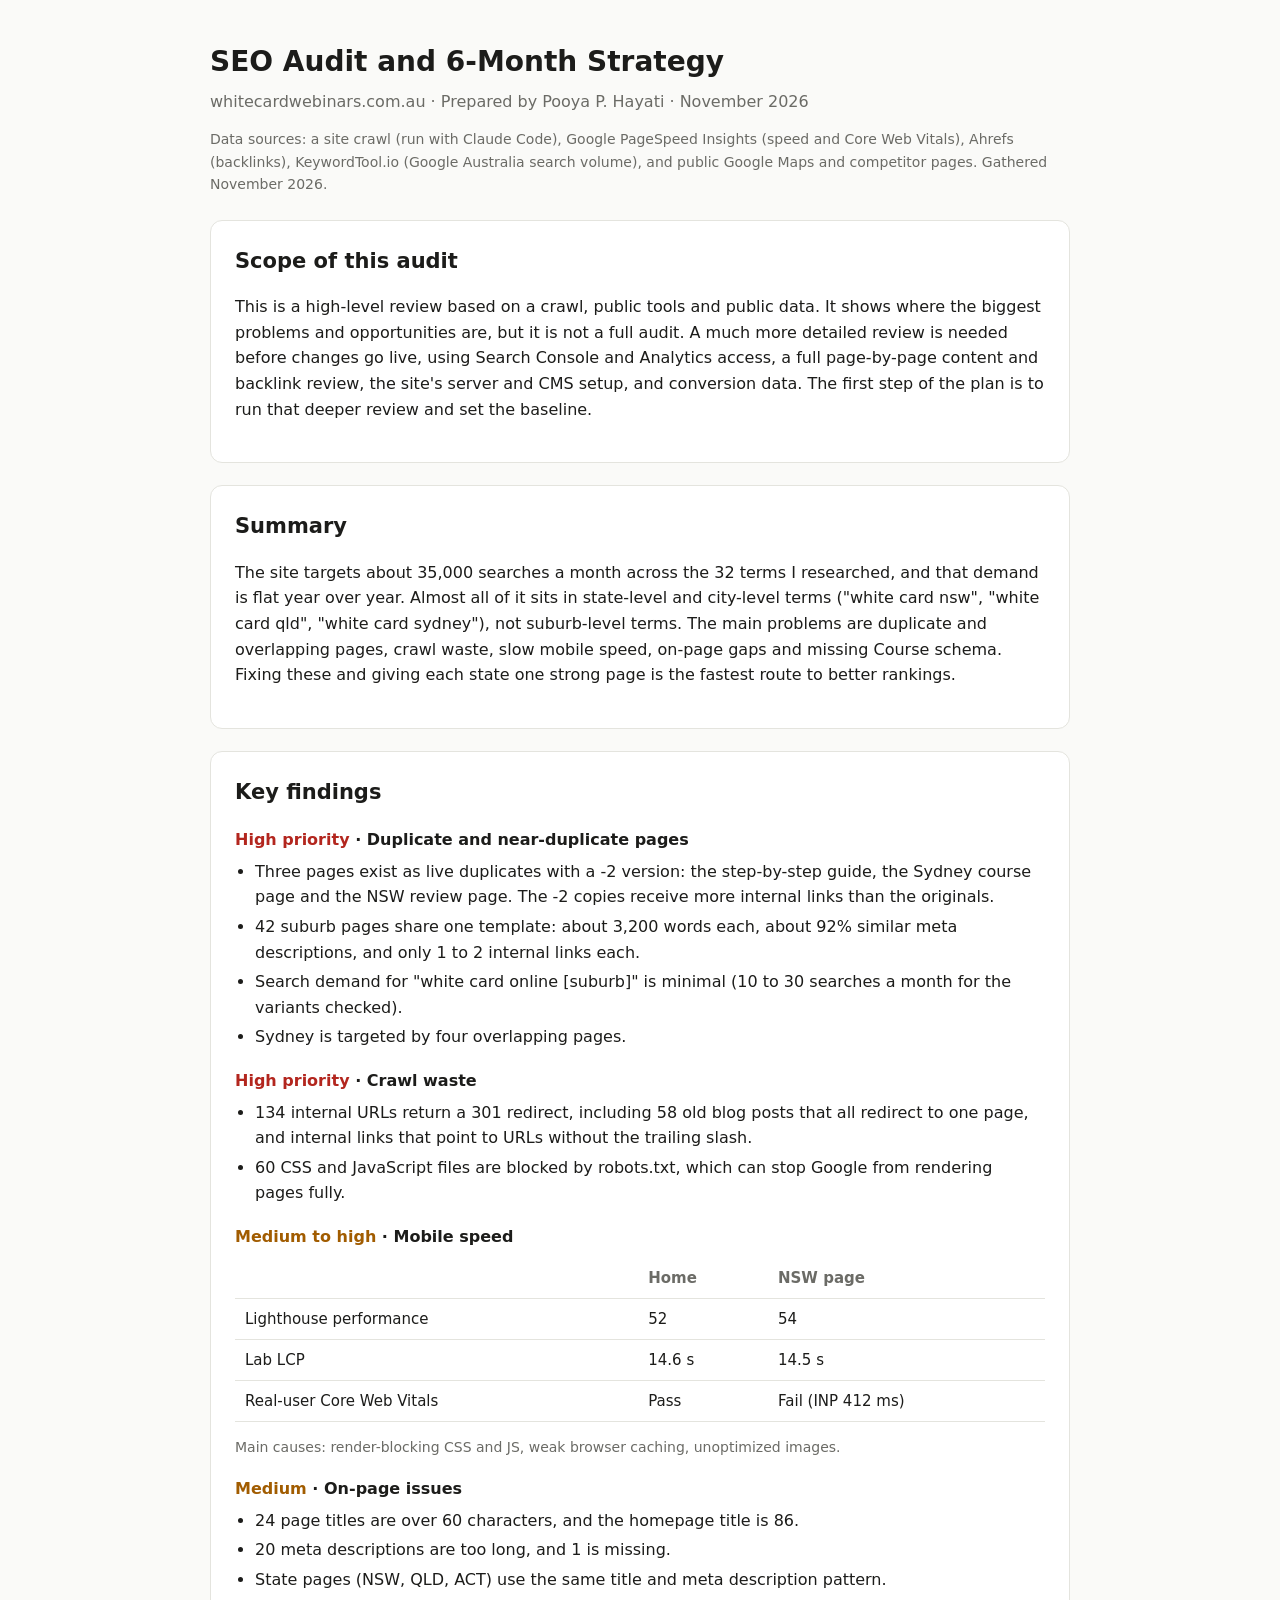
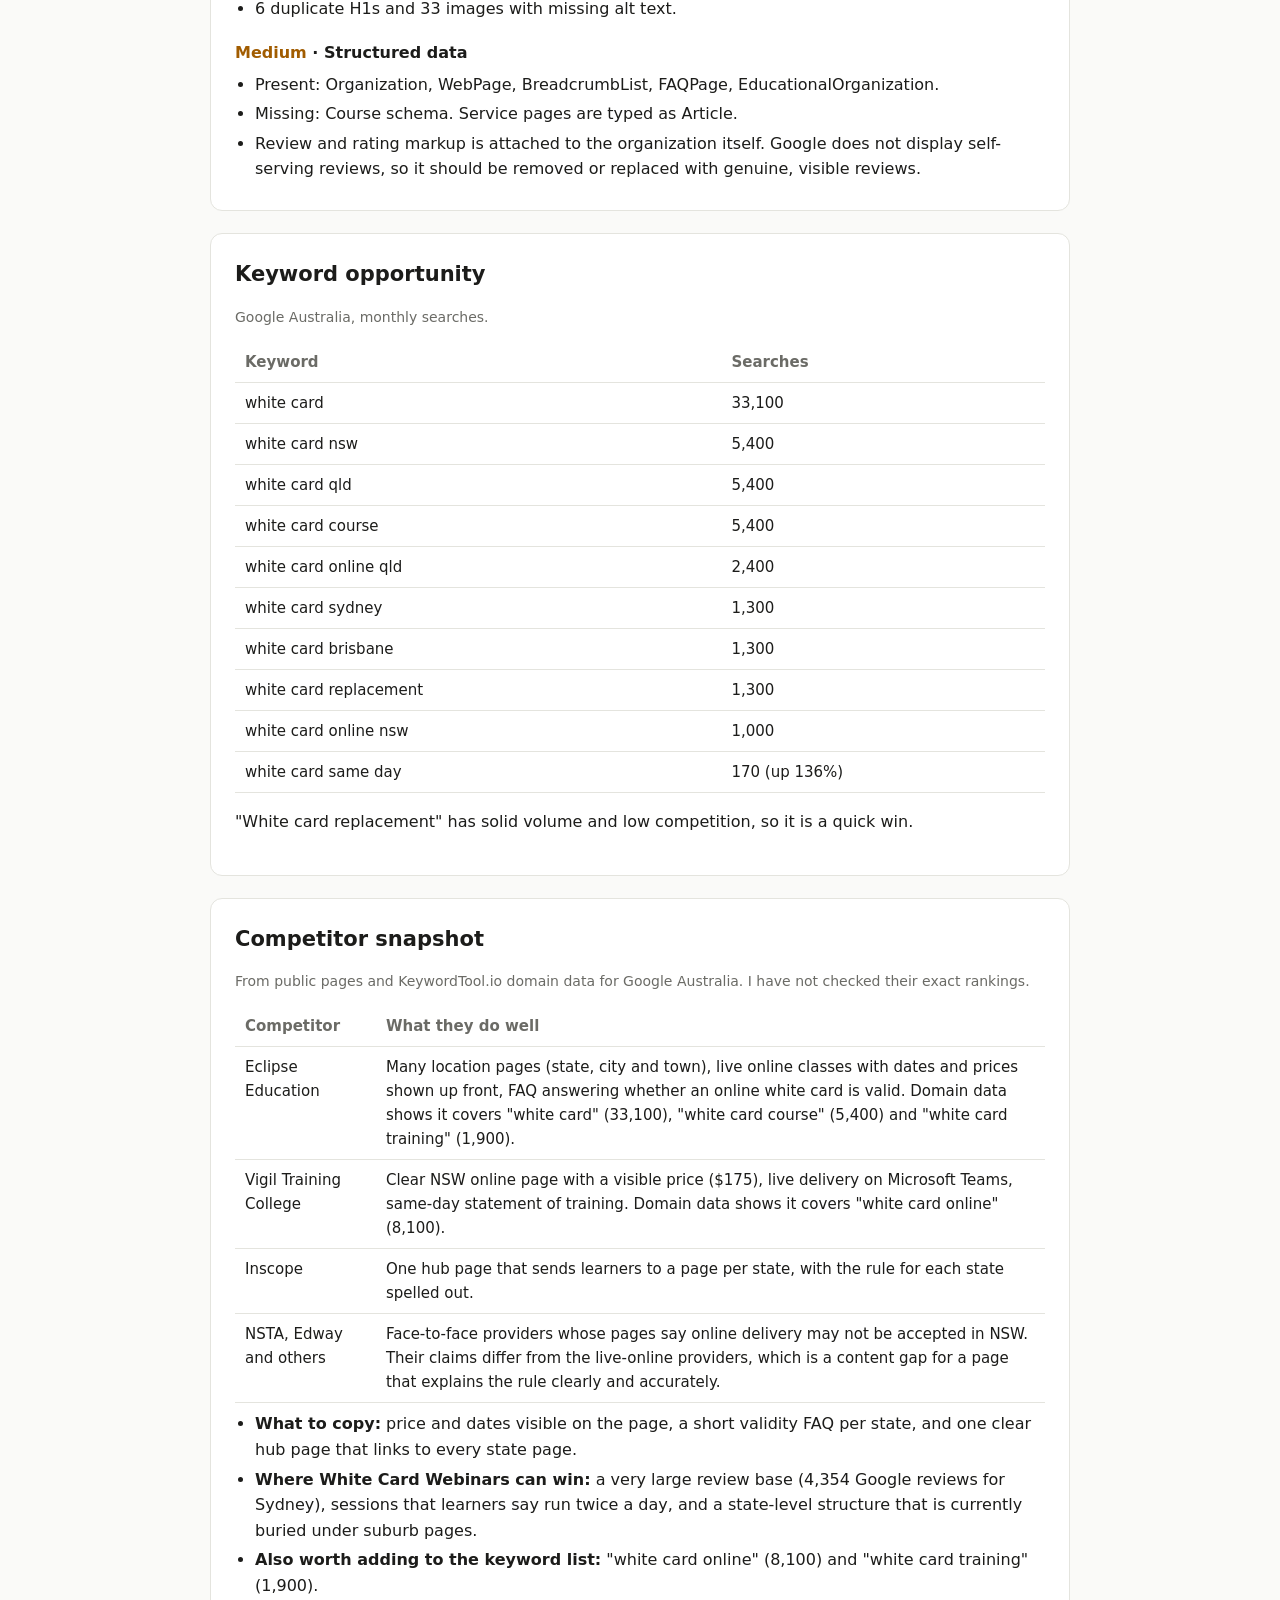
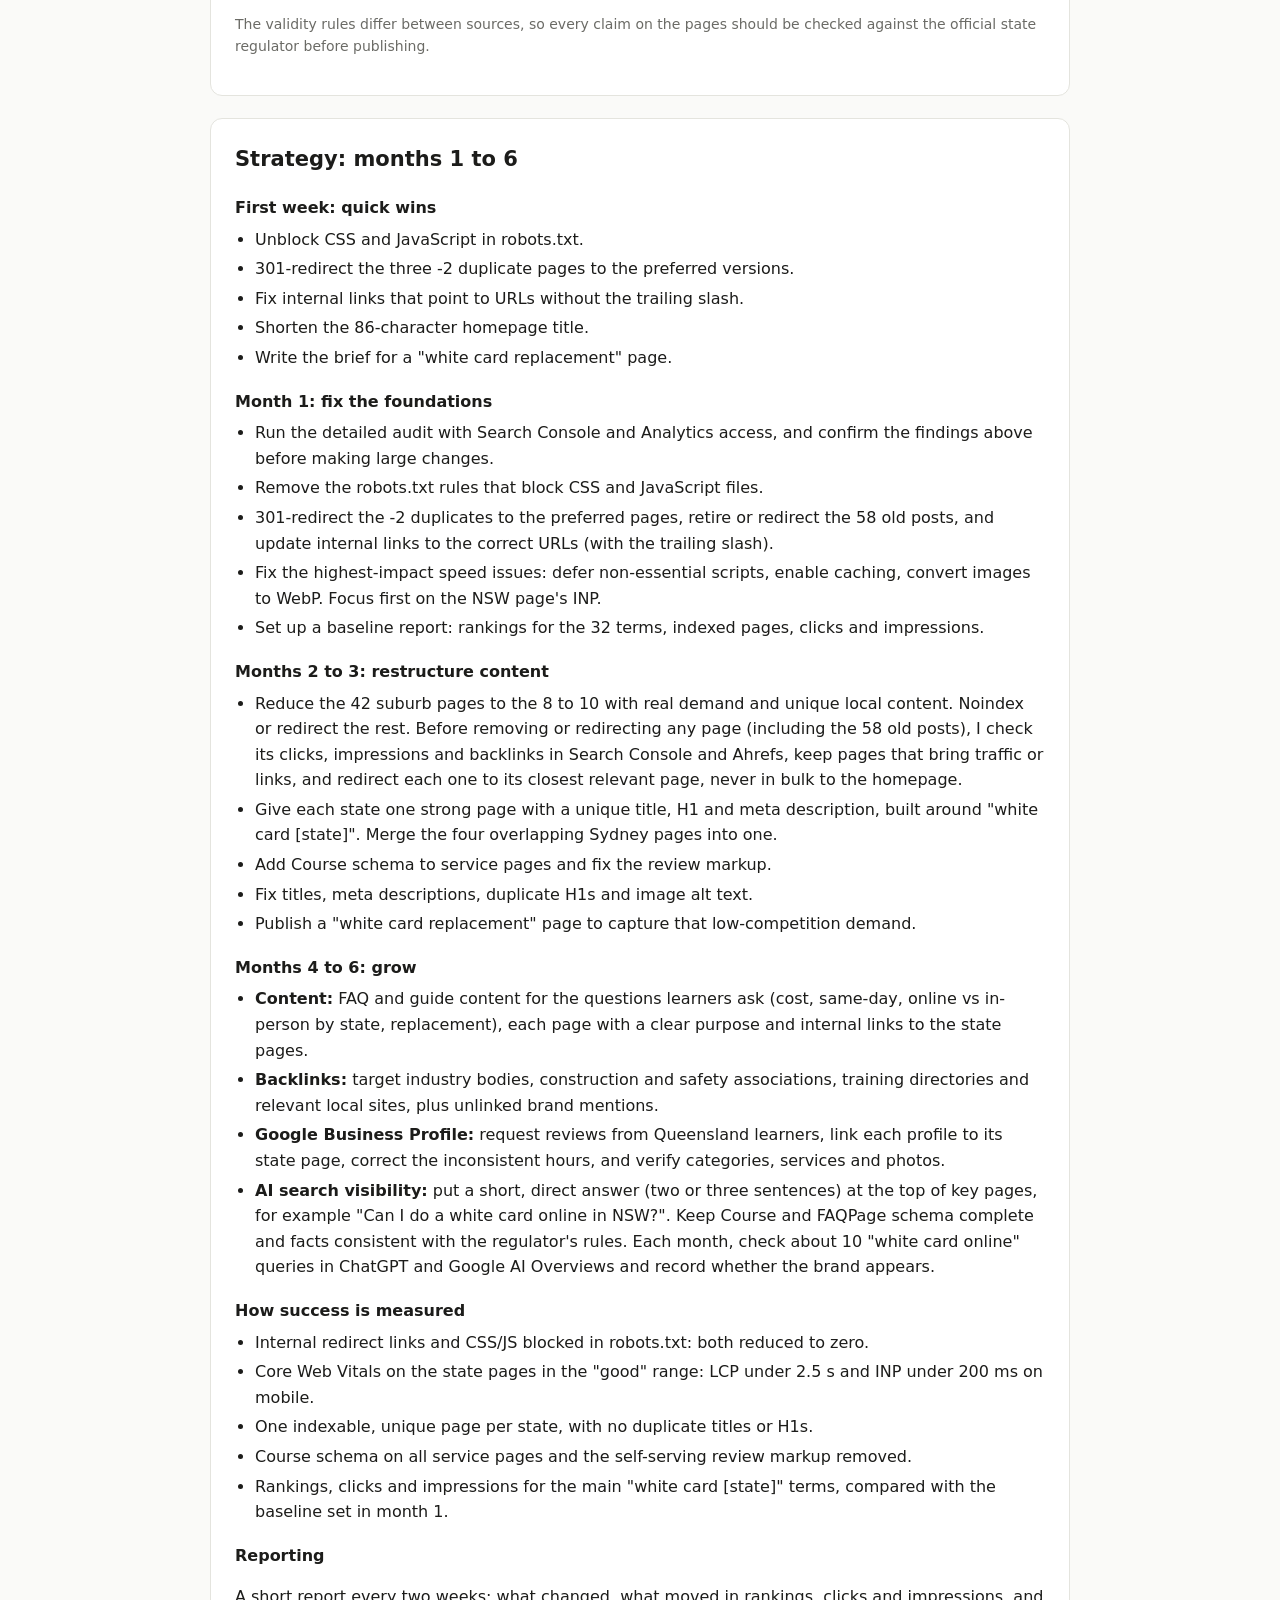
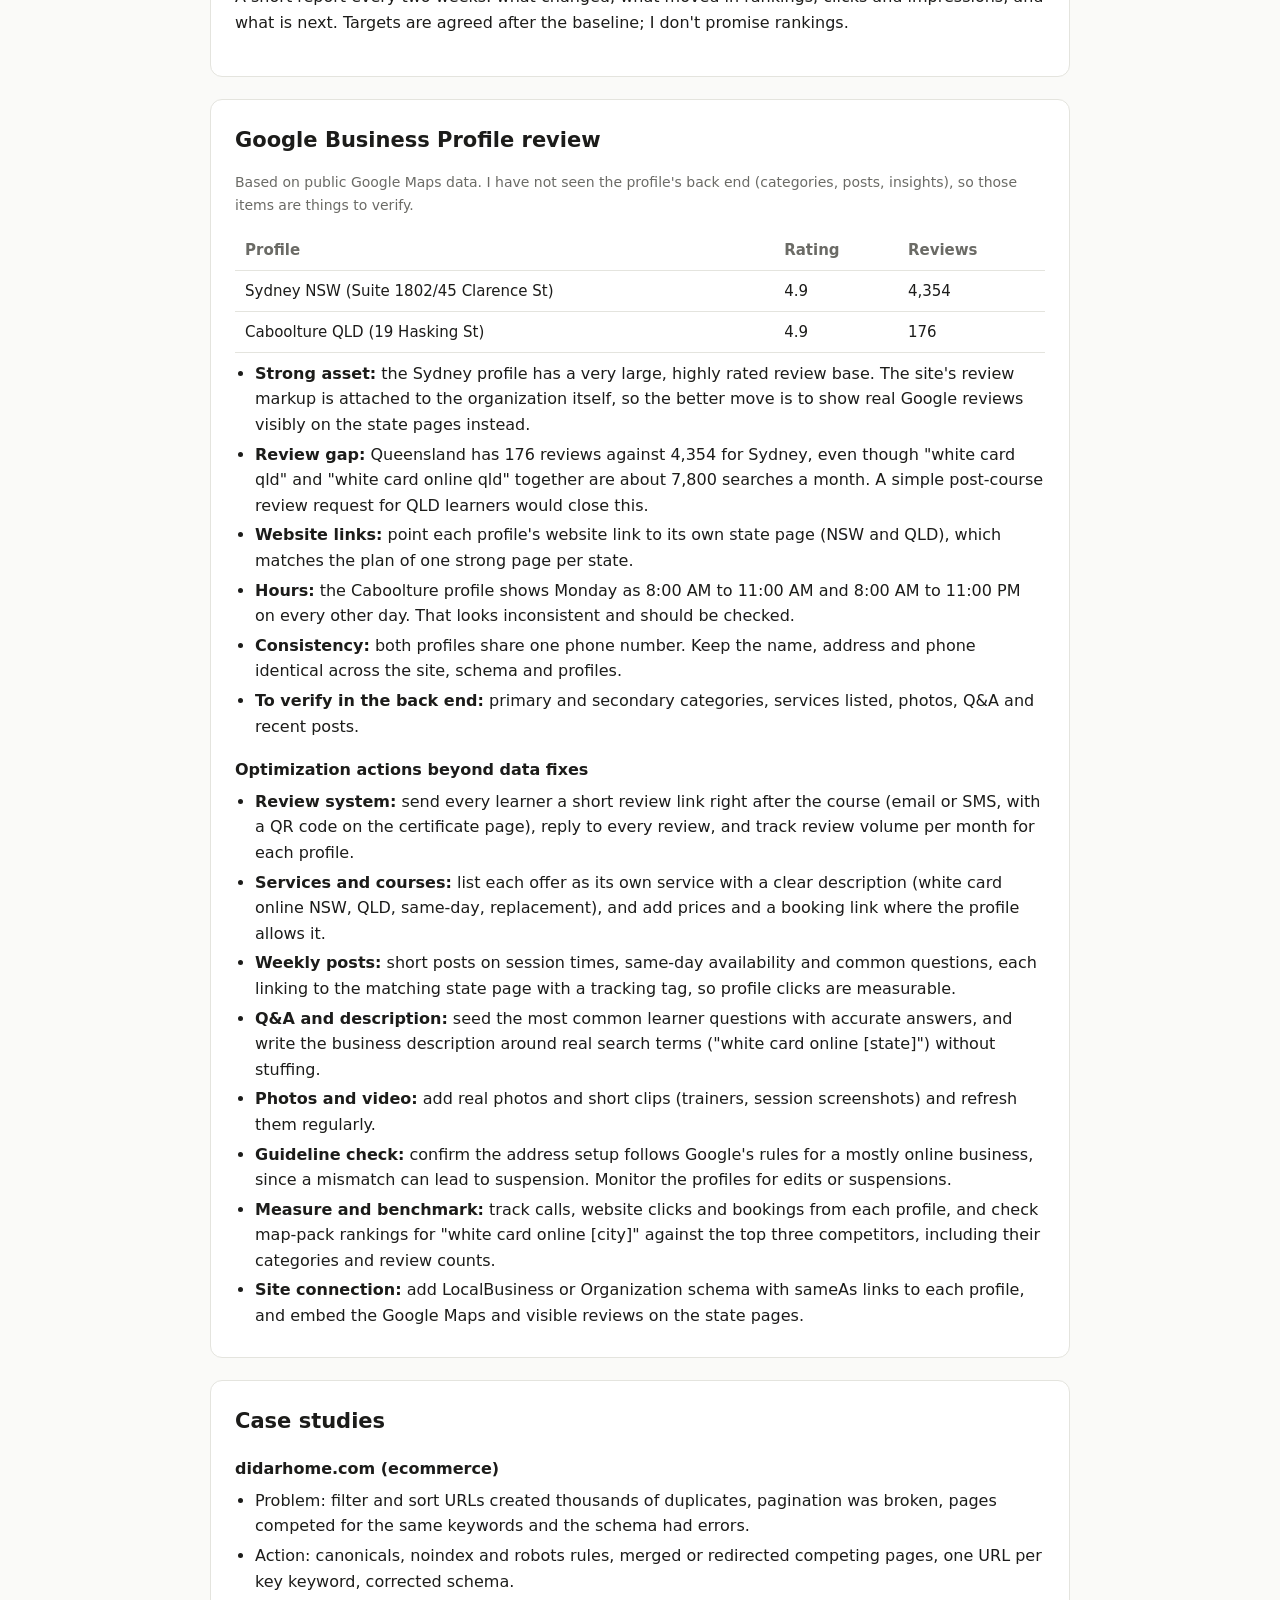
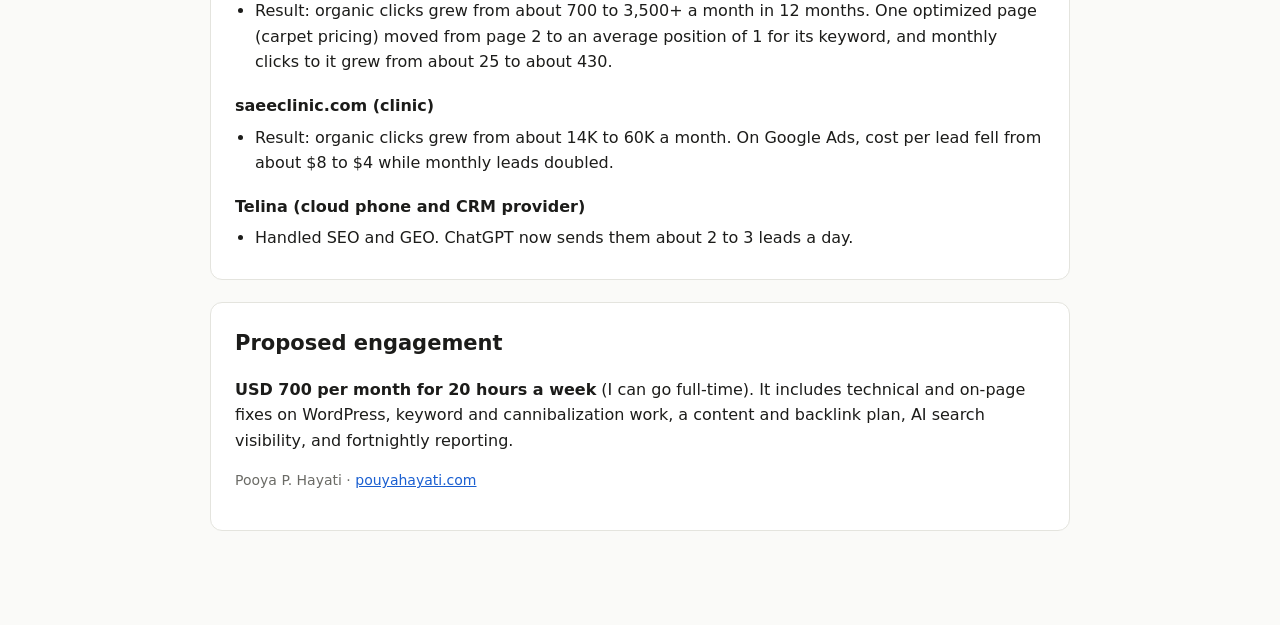
<file: public/audits/whitecard-seo-audit/index.html>
<!DOCTYPE html>
<html lang="en">
<head>
<meta charset="utf-8">
<meta name="robots" content="noindex, nofollow, noarchive, nosnippet">
<meta name="viewport" content="width=device-width, initial-scale=1">
<title>SEO Audit and 6-Month Strategy: whitecardwebinars.com.au</title>
<style>
  :root{--bg:#fafaf8;--card:#fff;--ink:#1c1c1a;--mute:#6b6b66;--line:#e4e4de;--acc:#1a5fd1;--hi:#b3261e;--med:#a15c00}
  @media(prefers-color-scheme:dark){:root{--bg:#161615;--card:#1f1f1d;--ink:#eeeee8;--mute:#9a9a92;--line:#33332f;--acc:#6aa3ff;--hi:#ff8a80;--med:#ffb74d}}
  *{box-sizing:border-box}
  body{margin:0;background:var(--bg);color:var(--ink);font:16px/1.6 system-ui,-apple-system,Segoe UI,sans-serif}
  main{max-width:900px;margin:0 auto;padding:40px 20px 72px}
  h1{font-size:28px;margin:0 0 4px}
  h2{font-size:21px;margin:0 0 12px}
  h3{font-size:16px;margin:18px 0 6px}
  .sub{color:var(--mute);margin:0 0 28px}
  section{background:var(--card);border:1px solid var(--line);border-radius:12px;padding:24px;margin-bottom:22px}
  table{width:100%;border-collapse:collapse;font-size:15px;margin:8px 0}
  th,td{text-align:left;padding:8px 10px;border-bottom:1px solid var(--line);vertical-align:top}
  th{color:var(--mute);font-weight:600}
  .hi{color:var(--hi);font-weight:600}.med{color:var(--med);font-weight:600}
  ul{margin:6px 0 0;padding-left:20px}li{margin:4px 0}
  .note{color:var(--mute);font-size:14px}
</style>
</head>
<body>
<main>
  <h1>SEO Audit and 6-Month Strategy</h1>
  <p class="sub">whitecardwebinars.com.au &middot; Prepared by Pooya P. Hayati &middot; November 2026</p>

  <p class="note" style="margin:-14px 0 24px">Data sources: a site crawl (run with Claude Code), Google PageSpeed Insights (speed and Core Web Vitals), Ahrefs (backlinks), KeywordTool.io (Google Australia search volume), and public Google Maps and competitor pages. Gathered November 2026.</p>

  <section>
    <h2>Scope of this audit</h2>
    <p>This is a high-level review based on a crawl, public tools and public data. It shows where the biggest problems and opportunities are, but it is not a full audit. A much more detailed review is needed before changes go live, using Search Console and Analytics access, a full page-by-page content and backlink review, the site's server and CMS setup, and conversion data. The first step of the plan is to run that deeper review and set the baseline.</p>
  </section>

  <section>
    <h2>Summary</h2>
    <p>The site targets about 35,000 searches a month across the 32 terms I researched, and that demand is flat year over year. Almost all of it sits in state-level and city-level terms ("white card nsw", "white card qld", "white card sydney"), not suburb-level terms. The main problems are duplicate and overlapping pages, crawl waste, slow mobile speed, on-page gaps and missing Course schema. Fixing these and giving each state one strong page is the fastest route to better rankings.</p>
  </section>

  <section>
    <h2>Key findings</h2>

    <h3><span class="hi">High priority</span> &middot; Duplicate and near-duplicate pages</h3>
    <ul>
      <li>Three pages exist as live duplicates with a -2 version: the step-by-step guide, the Sydney course page and the NSW review page. The -2 copies receive more internal links than the originals.</li>
      <li>42 suburb pages share one template: about 3,200 words each, about 92% similar meta descriptions, and only 1 to 2 internal links each.</li>
      <li>Search demand for "white card online [suburb]" is minimal (10 to 30 searches a month for the variants checked).</li>
      <li>Sydney is targeted by four overlapping pages.</li>
    </ul>

    <h3><span class="hi">High priority</span> &middot; Crawl waste</h3>
    <ul>
      <li>134 internal URLs return a 301 redirect, including 58 old blog posts that all redirect to one page, and internal links that point to URLs without the trailing slash.</li>
      <li>60 CSS and JavaScript files are blocked by robots.txt, which can stop Google from rendering pages fully.</li>
    </ul>

    <h3><span class="med">Medium to high</span> &middot; Mobile speed</h3>
    <table>
      <tr><th></th><th>Home</th><th>NSW page</th></tr>
      <tr><td>Lighthouse performance</td><td>52</td><td>54</td></tr>
      <tr><td>Lab LCP</td><td>14.6 s</td><td>14.5 s</td></tr>
      <tr><td>Real-user Core Web Vitals</td><td>Pass</td><td>Fail (INP 412 ms)</td></tr>
    </table>
    <p class="note">Main causes: render-blocking CSS and JS, weak browser caching, unoptimized images.</p>

    <h3><span class="med">Medium</span> &middot; On-page issues</h3>
    <ul>
      <li>24 page titles are over 60 characters, and the homepage title is 86.</li>
      <li>20 meta descriptions are too long, and 1 is missing.</li>
      <li>State pages (NSW, QLD, ACT) use the same title and meta description pattern.</li>
      <li>6 duplicate H1s and 33 images with missing alt text.</li>
    </ul>

    <h3><span class="med">Medium</span> &middot; Structured data</h3>
    <ul>
      <li>Present: Organization, WebPage, BreadcrumbList, FAQPage, EducationalOrganization.</li>
      <li>Missing: Course schema. Service pages are typed as Article.</li>
      <li>Review and rating markup is attached to the organization itself. Google does not display self-serving reviews, so it should be removed or replaced with genuine, visible reviews.</li>
    </ul>
  </section>

  <section>
    <h2>Keyword opportunity</h2>
    <p class="note">Google Australia, monthly searches.</p>
    <table>
      <tr><th>Keyword</th><th>Searches</th></tr>
      <tr><td>white card</td><td>33,100</td></tr>
      <tr><td>white card nsw</td><td>5,400</td></tr>
      <tr><td>white card qld</td><td>5,400</td></tr>
      <tr><td>white card course</td><td>5,400</td></tr>
      <tr><td>white card online qld</td><td>2,400</td></tr>
      <tr><td>white card sydney</td><td>1,300</td></tr>
      <tr><td>white card brisbane</td><td>1,300</td></tr>
      <tr><td>white card replacement</td><td>1,300</td></tr>
      <tr><td>white card online nsw</td><td>1,000</td></tr>
      <tr><td>white card same day</td><td>170 (up 136%)</td></tr>
    </table>
    <p>"White card replacement" has solid volume and low competition, so it is a quick win.</p>
  </section>

  <section>
    <h2>Competitor snapshot</h2>
    <p class="note">From public pages and KeywordTool.io domain data for Google Australia. I have not checked their exact rankings.</p>
    <table>
      <tr><th>Competitor</th><th>What they do well</th></tr>
      <tr><td>Eclipse Education</td><td>Many location pages (state, city and town), live online classes with dates and prices shown up front, FAQ answering whether an online white card is valid. Domain data shows it covers "white card" (33,100), "white card course" (5,400) and "white card training" (1,900).</td></tr>
      <tr><td>Vigil Training College</td><td>Clear NSW online page with a visible price ($175), live delivery on Microsoft Teams, same-day statement of training. Domain data shows it covers "white card online" (8,100).</td></tr>
      <tr><td>Inscope</td><td>One hub page that sends learners to a page per state, with the rule for each state spelled out.</td></tr>
      <tr><td>NSTA, Edway and others</td><td>Face-to-face providers whose pages say online delivery may not be accepted in NSW. Their claims differ from the live-online providers, which is a content gap for a page that explains the rule clearly and accurately.</td></tr>
    </table>
    <ul>
      <li><strong>What to copy:</strong> price and dates visible on the page, a short validity FAQ per state, and one clear hub page that links to every state page.</li>
      <li><strong>Where White Card Webinars can win:</strong> a very large review base (4,354 Google reviews for Sydney), sessions that learners say run twice a day, and a state-level structure that is currently buried under suburb pages.</li>
      <li><strong>Also worth adding to the keyword list:</strong> "white card online" (8,100) and "white card training" (1,900).</li>
    </ul>
    <p class="note">The validity rules differ between sources, so every claim on the pages should be checked against the official state regulator before publishing.</p>
  </section>

  <section>
    <h2>Strategy: months 1 to 6</h2>

    <h3>First week: quick wins</h3>
    <ul>
      <li>Unblock CSS and JavaScript in robots.txt.</li>
      <li>301-redirect the three -2 duplicate pages to the preferred versions.</li>
      <li>Fix internal links that point to URLs without the trailing slash.</li>
      <li>Shorten the 86-character homepage title.</li>
      <li>Write the brief for a "white card replacement" page.</li>
    </ul>

    <h3>Month 1: fix the foundations</h3>
    <ul>
      <li>Run the detailed audit with Search Console and Analytics access, and confirm the findings above before making large changes.</li>
      <li>Remove the robots.txt rules that block CSS and JavaScript files.</li>
      <li>301-redirect the -2 duplicates to the preferred pages, retire or redirect the 58 old posts, and update internal links to the correct URLs (with the trailing slash).</li>
      <li>Fix the highest-impact speed issues: defer non-essential scripts, enable caching, convert images to WebP. Focus first on the NSW page's INP.</li>
      <li>Set up a baseline report: rankings for the 32 terms, indexed pages, clicks and impressions.</li>
    </ul>

    <h3>Months 2 to 3: restructure content</h3>
    <ul>
      <li>Reduce the 42 suburb pages to the 8 to 10 with real demand and unique local content. Noindex or redirect the rest. Before removing or redirecting any page (including the 58 old posts), I check its clicks, impressions and backlinks in Search Console and Ahrefs, keep pages that bring traffic or links, and redirect each one to its closest relevant page, never in bulk to the homepage.</li>
      <li>Give each state one strong page with a unique title, H1 and meta description, built around "white card [state]". Merge the four overlapping Sydney pages into one.</li>
      <li>Add Course schema to service pages and fix the review markup.</li>
      <li>Fix titles, meta descriptions, duplicate H1s and image alt text.</li>
      <li>Publish a "white card replacement" page to capture that low-competition demand.</li>
    </ul>

    <h3>Months 4 to 6: grow</h3>
    <ul>
      <li><strong>Content:</strong> FAQ and guide content for the questions learners ask (cost, same-day, online vs in-person by state, replacement), each page with a clear purpose and internal links to the state pages.</li>
      <li><strong>Backlinks:</strong> target industry bodies, construction and safety associations, training directories and relevant local sites, plus unlinked brand mentions.</li>
      <li><strong>Google Business Profile:</strong> request reviews from Queensland learners, link each profile to its state page, correct the inconsistent hours, and verify categories, services and photos.</li>
      <li><strong>AI search visibility:</strong> put a short, direct answer (two or three sentences) at the top of key pages, for example "Can I do a white card online in NSW?". Keep Course and FAQPage schema complete and facts consistent with the regulator's rules. Each month, check about 10 "white card online" queries in ChatGPT and Google AI Overviews and record whether the brand appears.</li>
    </ul>

    <h3>How success is measured</h3>
    <ul>
      <li>Internal redirect links and CSS/JS blocked in robots.txt: both reduced to zero.</li>
      <li>Core Web Vitals on the state pages in the "good" range: LCP under 2.5 s and INP under 200 ms on mobile.</li>
      <li>One indexable, unique page per state, with no duplicate titles or H1s.</li>
      <li>Course schema on all service pages and the self-serving review markup removed.</li>
      <li>Rankings, clicks and impressions for the main "white card [state]" terms, compared with the baseline set in month 1.</li>
    </ul>

    <h3>Reporting</h3>
    <p>A short report every two weeks: what changed, what moved in rankings, clicks and impressions, and what is next. Targets are agreed after the baseline; I don't promise rankings.</p>
  </section>

  <section>
    <h2>Google Business Profile review</h2>
    <p class="note">Based on public Google Maps data. I have not seen the profile's back end (categories, posts, insights), so those items are things to verify.</p>
    <table>
      <tr><th>Profile</th><th>Rating</th><th>Reviews</th></tr>
      <tr><td>Sydney NSW (Suite 1802/45 Clarence St)</td><td>4.9</td><td>4,354</td></tr>
      <tr><td>Caboolture QLD (19 Hasking St)</td><td>4.9</td><td>176</td></tr>
    </table>
    <ul>
      <li><strong>Strong asset:</strong> the Sydney profile has a very large, highly rated review base. The site's review markup is attached to the organization itself, so the better move is to show real Google reviews visibly on the state pages instead.</li>
      <li><strong>Review gap:</strong> Queensland has 176 reviews against 4,354 for Sydney, even though "white card qld" and "white card online qld" together are about 7,800 searches a month. A simple post-course review request for QLD learners would close this.</li>
      <li><strong>Website links:</strong> point each profile's website link to its own state page (NSW and QLD), which matches the plan of one strong page per state.</li>
      <li><strong>Hours:</strong> the Caboolture profile shows Monday as 8:00 AM to 11:00 AM and 8:00 AM to 11:00 PM on every other day. That looks inconsistent and should be checked.</li>
      <li><strong>Consistency:</strong> both profiles share one phone number. Keep the name, address and phone identical across the site, schema and profiles.</li>
      <li><strong>To verify in the back end:</strong> primary and secondary categories, services listed, photos, Q&amp;A and recent posts.</li>
    </ul>
    <h3>Optimization actions beyond data fixes</h3>
    <ul>
      <li><strong>Review system:</strong> send every learner a short review link right after the course (email or SMS, with a QR code on the certificate page), reply to every review, and track review volume per month for each profile.</li>
      <li><strong>Services and courses:</strong> list each offer as its own service with a clear description (white card online NSW, QLD, same-day, replacement), and add prices and a booking link where the profile allows it.</li>
      <li><strong>Weekly posts:</strong> short posts on session times, same-day availability and common questions, each linking to the matching state page with a tracking tag, so profile clicks are measurable.</li>
      <li><strong>Q&amp;A and description:</strong> seed the most common learner questions with accurate answers, and write the business description around real search terms ("white card online [state]") without stuffing.</li>
      <li><strong>Photos and video:</strong> add real photos and short clips (trainers, session screenshots) and refresh them regularly.</li>
      <li><strong>Guideline check:</strong> confirm the address setup follows Google's rules for a mostly online business, since a mismatch can lead to suspension. Monitor the profiles for edits or suspensions.</li>
      <li><strong>Measure and benchmark:</strong> track calls, website clicks and bookings from each profile, and check map-pack rankings for "white card online [city]" against the top three competitors, including their categories and review counts.</li>
      <li><strong>Site connection:</strong> add LocalBusiness or Organization schema with sameAs links to each profile, and embed the Google Maps and visible reviews on the state pages.</li>
    </ul>
  </section>

  <section>
    <h2>Case studies</h2>
    <h3>didarhome.com (ecommerce)</h3>
    <ul>
      <li>Problem: filter and sort URLs created thousands of duplicates, pagination was broken, pages competed for the same keywords and the schema had errors.</li>
      <li>Action: canonicals, noindex and robots rules, merged or redirected competing pages, one URL per key keyword, corrected schema.</li>
      <li>Result: organic clicks grew from about 700 to 3,500+ a month in 12 months. One optimized page (carpet pricing) moved from page 2 to an average position of 1 for its keyword, and monthly clicks to it grew from about 25 to about 430.</li>
    </ul>
    <h3>saeeclinic.com (clinic)</h3>
    <ul>
      <li>Result: organic clicks grew from about 14K to 60K a month. On Google Ads, cost per lead fell from about $8 to $4 while monthly leads doubled.</li>
    </ul>
    <h3>Telina (cloud phone and CRM provider)</h3>
    <ul>
      <li>Handled SEO and GEO. ChatGPT now sends them about 2 to 3 leads a day.</li>
    </ul>
  </section>

  <section>
    <h2>Proposed engagement</h2>
    <p><strong>USD 700 per month for 20 hours a week</strong> (I can go full-time). It includes technical and on-page fixes on WordPress, keyword and cannibalization work, a content and backlink plan, AI search visibility, and fortnightly reporting.</p>
    <p class="note">Pooya P. Hayati &middot; <a href="https://pouyahayati.com/" style="color:var(--acc)">pouyahayati.com</a></p>
  </section>
</main>
</body>
</html>
</file>
